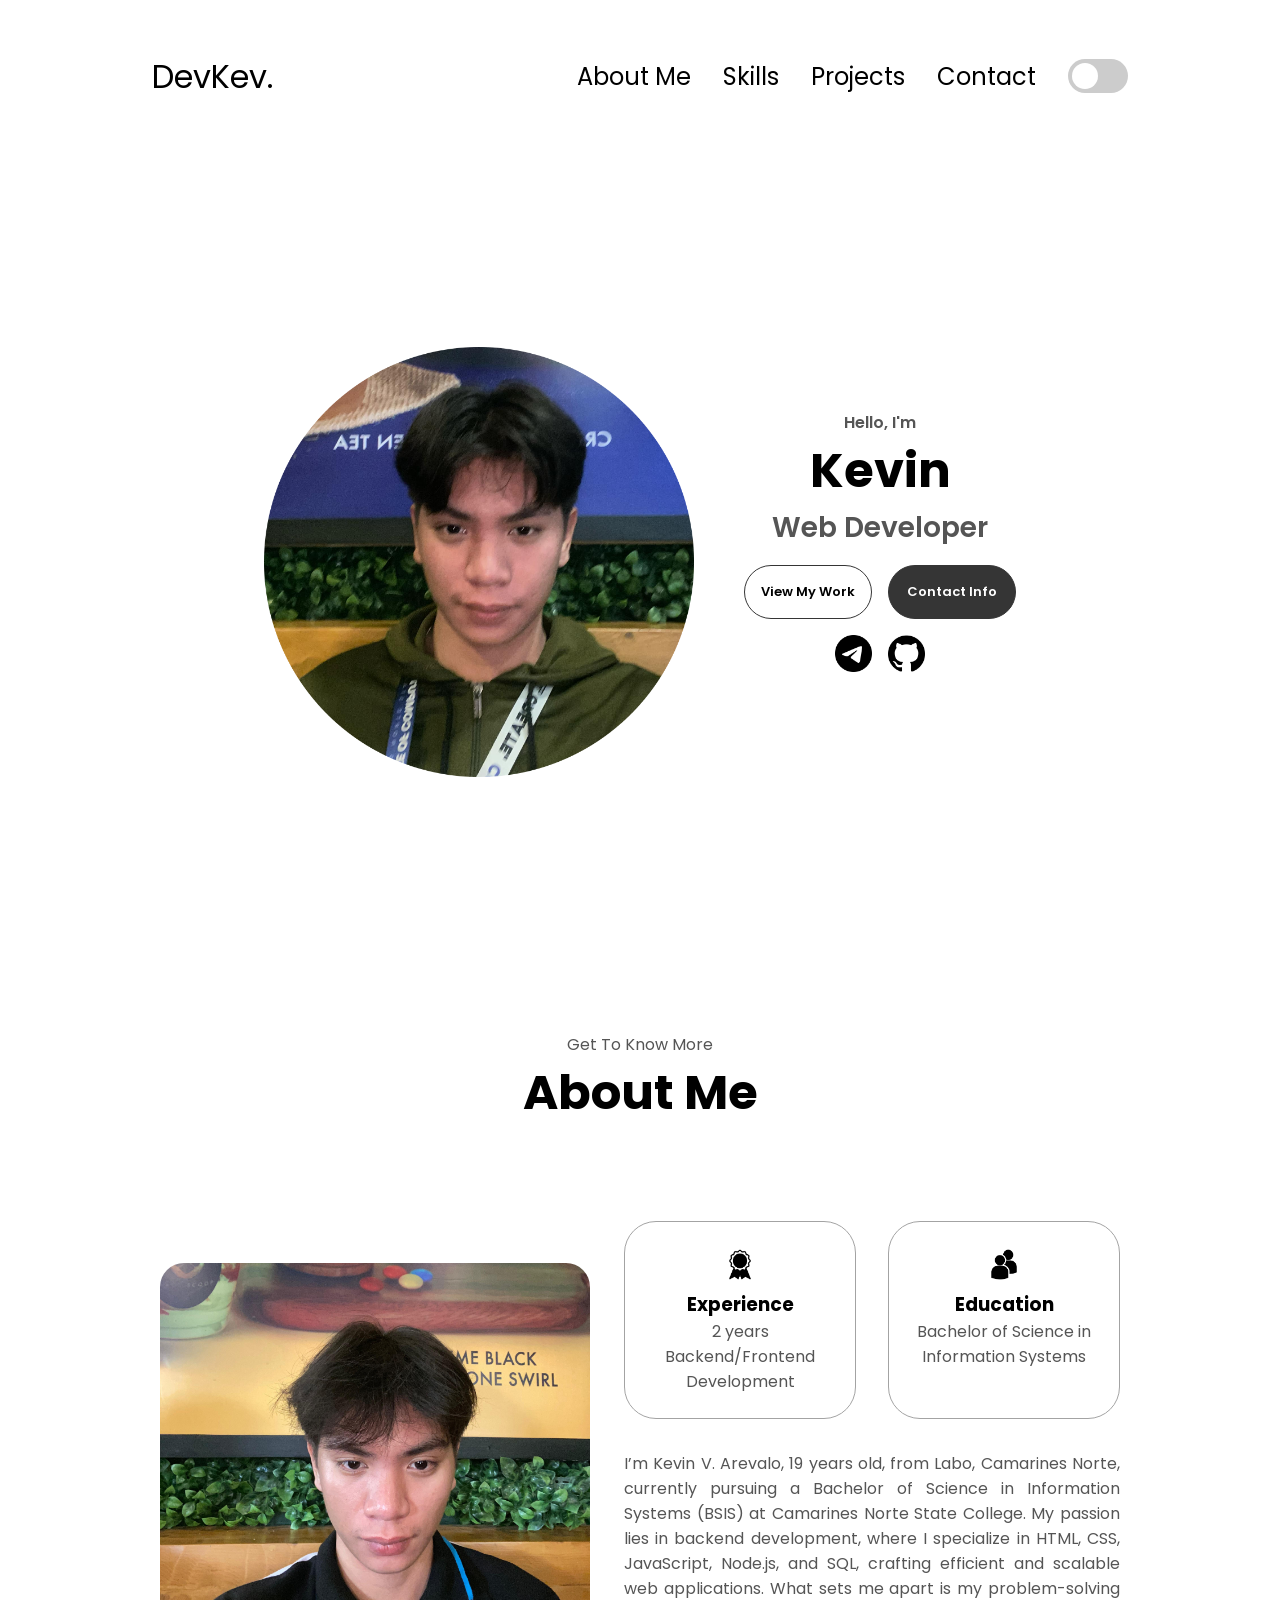
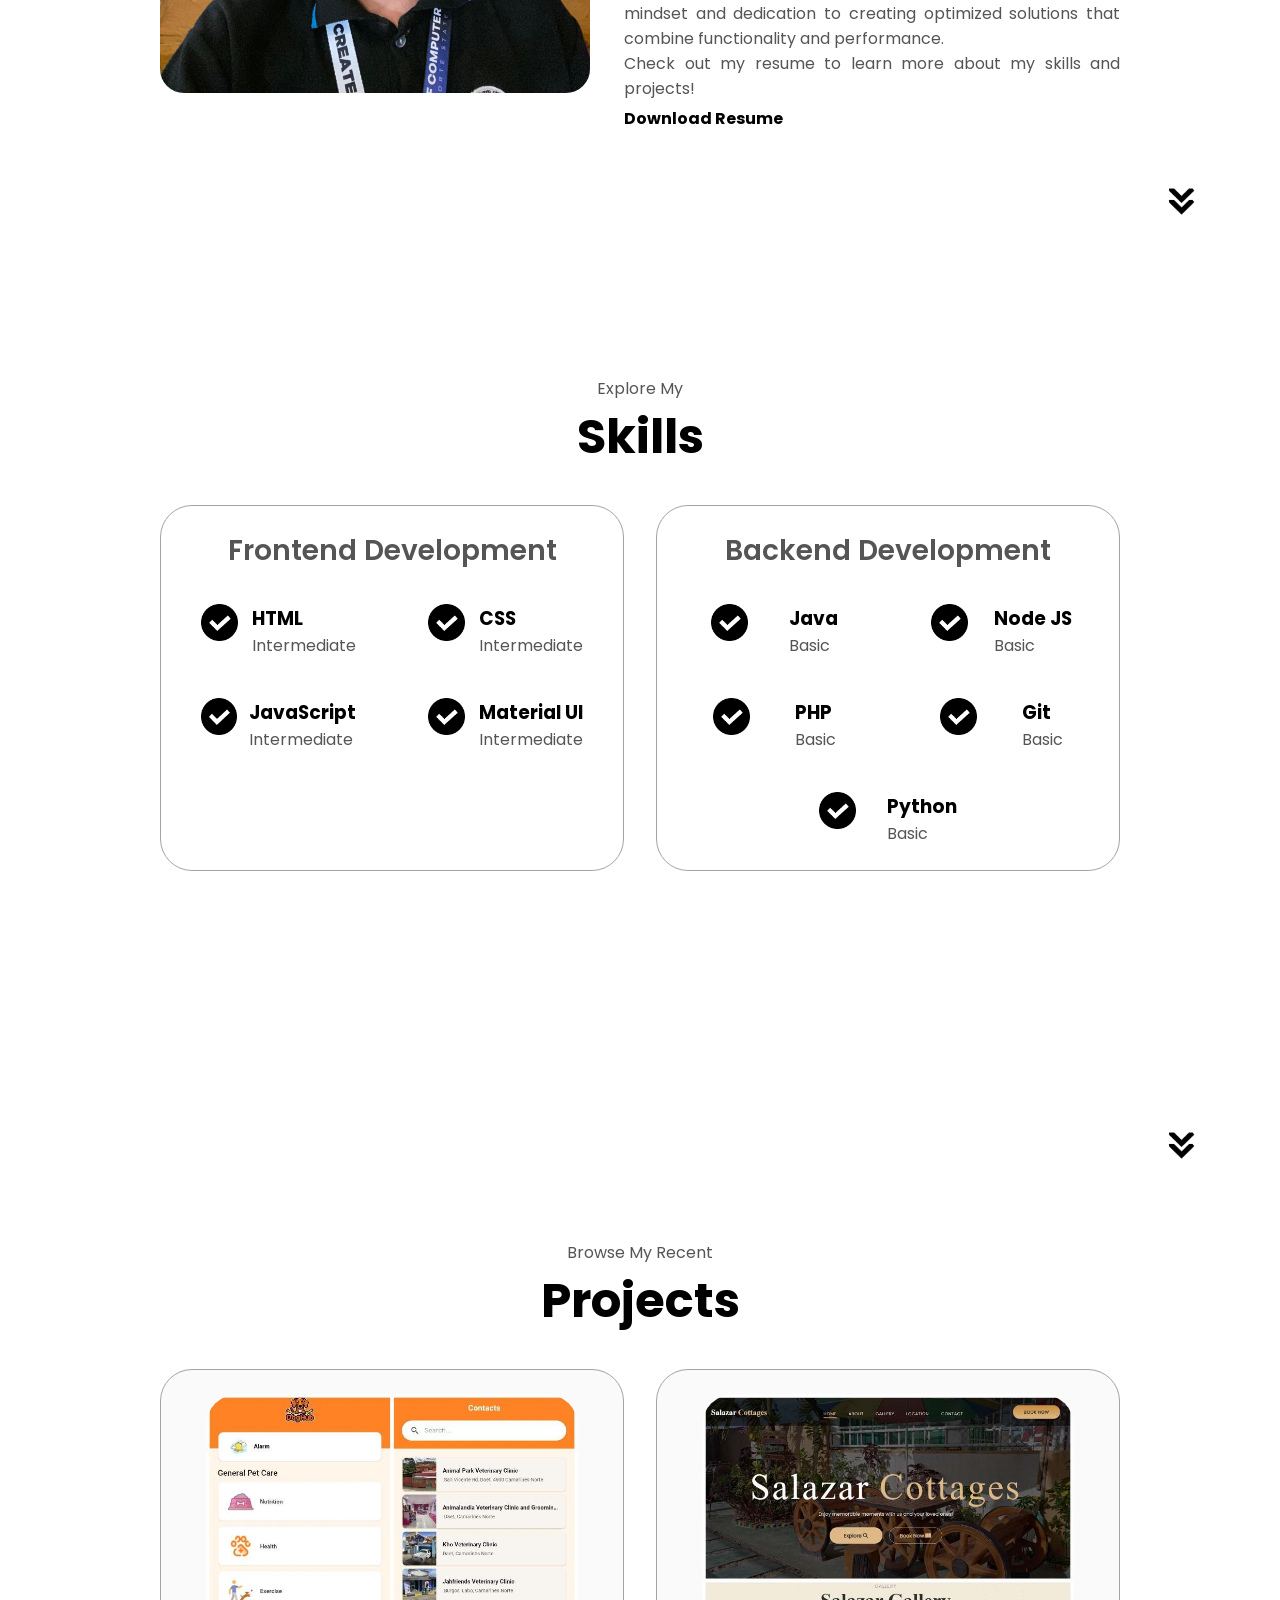
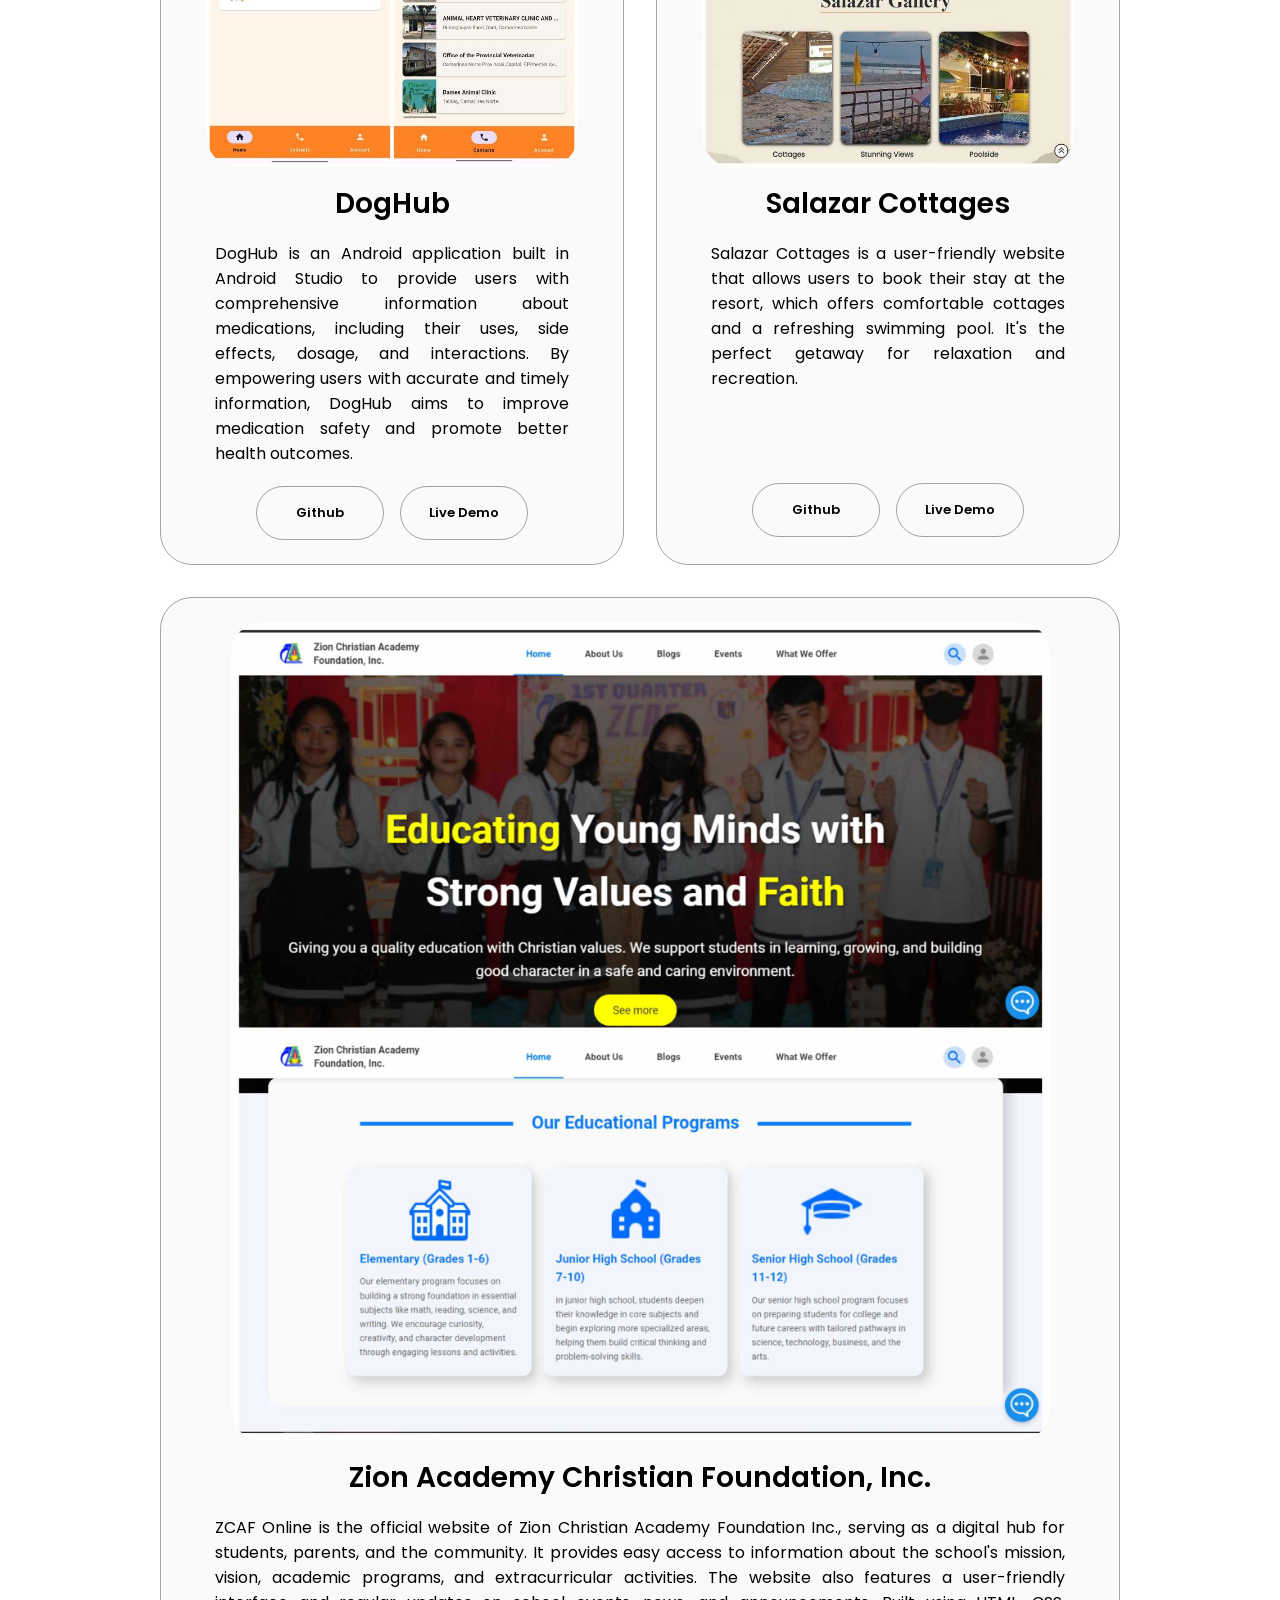
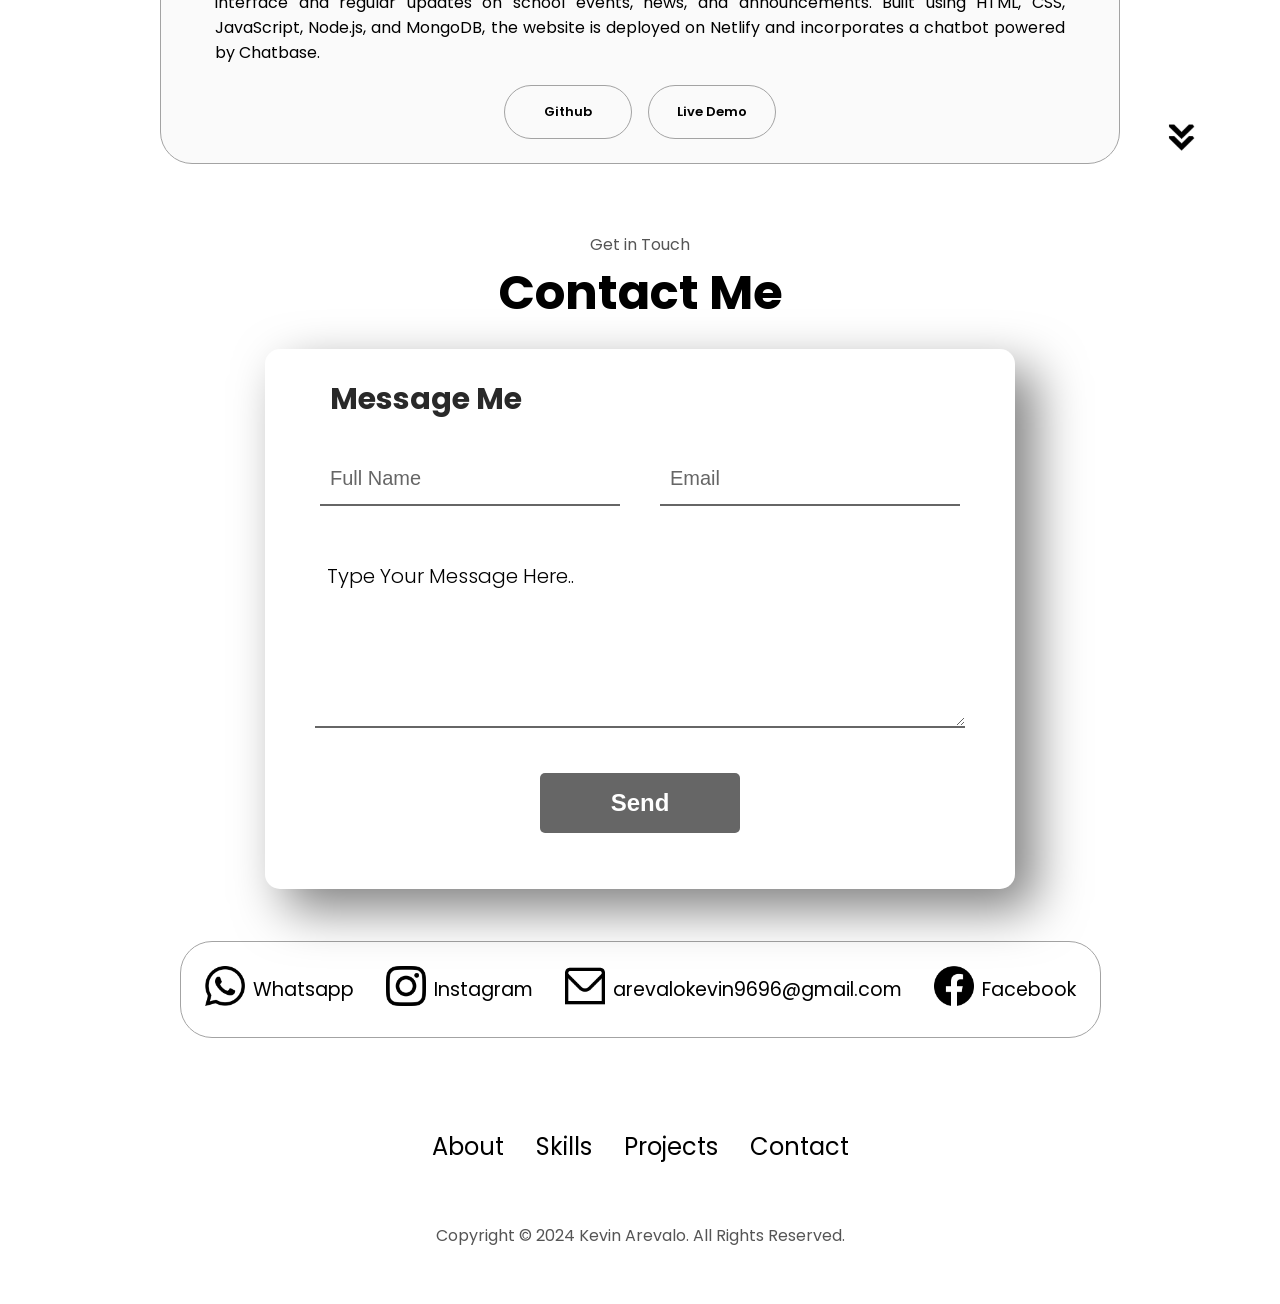
<file: index.html>
<!DOCTYPE html>
<html lang="en">

<head>
    <meta charset="UTF-8" />
    <meta http-equiv="X-UA-Compatible" content="IE=edge" />
    <meta name="viewport" content="width=device-width, initial-scale=1.0" />
    <title>My Portfolio</title>
    <link rel="stylesheet" href="style.css" />
    <link rel="stylesheet" href="mediaqueries.css" />
</head>

<body>
    <nav id="desktop-nav">
        <div class="logo">DevKev.</div>
        <div>
            <ul class="nav-links">
                <li><a href="#about">About Me</a></li>
                <li><a href="#experience">Skills</a></li>
                <li><a href="#projects">Projects</a></li>
                <li><a href="#contact">Contact</a></li>
                <li class="switch-container">
                    <label class="switch">
                        <input type="checkbox">
                        <span class="slider"></span>
                    </label>
                </li>
            </ul>
        </div>
    </nav>
    <nav id="hamburger-nav">
        <div class="logo">DevKev.</div>
        <div class="hamburger-menu">
            <div class="hamburger-icon" onclick="toggleMenu()">
                <span></span>
                <span></span>
                <span></span>
            </div>
            <div class="menu-links">
                <li><a href="#about" onclick="toggleMenu()">About</a></li>
                <li><a href="#experience" onclick="toggleMenu()">Skills</a></li>
                <li><a href="#projects" onclick="toggleMenu()">Projects</a></li>
                <li><a href="#contact" onclick="toggleMenu()">Contact</a></li>
                <li class="switch-container">
                    <label class="switch">
                        <input type="checkbox" class="switch-input"> <!-- Add a class to target in JS -->
                        <span class="slider"></span>
                    </label>
                </li>
            </div>
        </div>
    </nav>

    <section id="profile">
        <div class="section__pic-container">
            <img src="./assets/mypic.jpeg" alt="DevKev profile picture" />
        </div>
        <div class="section__text">
            <p class="section__text__p1">Hello, I'm</p>
            <h1 class="title">Kevin</h1>
            <p class="section__text__p2">Web Developer</p>
            <div class="btn-container">
                <button class="btn btn-color-2 bttn" onclick="location.href='./#projects'">
                    View My Work
                </button>
                <button class="btn btn-color-1 bttn" onclick="location.href='./#contact'">
                    Contact Info
                </button>
            </div>
            <div id="socials-container">
                <a href="https://t.me/Megasus17" target="_blank">
                    <img src="./assets/telegram.png" alt="My telegram profile" class="icon" />
                </a>
                <a href="https://github.com/Megasus69" target="_blank">
                    <img src="./assets/github.png" alt="My Github profile" class="icon" />
                </a>
            </div>
        </div>
    </section>

    <section id="about">
        <p class="section__text__p1">Get To Know More</p>
        <h1 class="title">About Me</h1>
        <div class="section-container">
            <div class="section__pic-container">
                <img src="./assets/about-pic.jpg" alt="Profile picture" class="about-pic" />
            </div>
            <div class="about-details-container">
                <div class="about-containers">
                    <div class="details-container">
                        <img src="./assets/experience.png" alt="Experience icon" class="icon" />
                        <h3>Experience</h3>
                        <p>2 years <br />Backend/Frontend Development</p>
                    </div>
                    <div class="details-container">
                        <img src="./assets/education.png" alt="Education icon" class="icon" />
                        <h3>Education</h3>
                        <p>Bachelor of Science in Information Systems</p>
                    </div>
                </div>
                <div class="text-container">
                    <p class="pp">
                        I’m Kevin V. Arevalo, 19 years old, from Labo, Camarines Norte, currently
                        pursuing a Bachelor of Science in Information Systems (BSIS) at Camarines Norte State College.
                        My passion lies in backend development, where I specialize in HTML, CSS, JavaScript, Node.js,
                        and SQL, crafting efficient and scalable web applications. What sets me apart is my
                        problem-solving mindset and dedication to creating optimized solutions that combine
                        functionality and performance. <br>Check out my resume to learn more about my skills and
                        projects!
                    </p>
                </div>
                <a href="./assets/MyResume.png" download class="resume-link">Download Resume</a>
            </div>
        </div>
        <img src="./assets/arrow.png" alt="Arrow icon" class="icon arrow" onclick="location.href='./#experience'" />
    </section>

    <section id="experience">
        <p class="section__text__p1">Explore My</p>
        <h1 class="title">Skills</h1>
        <div class="experience-details-container">
            <div class="about-containers">
                <div class="details-container">
                    <h2 class="experience-sub-title">Frontend Development</h2>
                    <div class="article-container">
                        <article>
                            <img src="./assets/check.png" alt="Experience icon" class="icon" />
                            <div>
                                <h3>HTML</h3>
                                <p>Intermediate</p>
                            </div>
                        </article>
                        <article>
                            <img src="./assets/check.png" alt="Experience icon" class="icon" />
                            <div>
                                <h3>CSS</h3>
                                <p>Intermediate</p>
                            </div>
                        </article>
                        <article>
                            <img src="./assets/check.png" alt="Experience icon" class="icon" />
                            <div>
                                <h3>JavaScript</h3>
                                <p>Intermediate</p>
                            </div>
                        </article>
                        <article>
                            <img src="./assets/check.png" alt="Experience icon" class="icon" />
                            <div>
                                <h3>Material UI</h3>
                                <p>Intermediate</p>
                            </div>
                        </article>
                    </div>
                </div>
                <div class="details-container">
                    <h2 class="experience-sub-title">Backend Development</h2>
                    <div class="article-container">
                        <article>
                            <img src="./assets/check.png" alt="Experience icon" class="icon" />
                            <div>
                                <h3>Java</h3>
                                <p>Basic</p>
                            </div>
                        </article>
                        <article>
                            <img src="./assets/check.png" alt="Experience icon" class="icon" />
                            <div>
                                <h3>Node JS</h3>
                                <p>Basic</p>
                            </div>
                        </article>
                        <article>
                            <img src="./assets/check.png" alt="Experience icon" class="icon" />
                            <div>
                                <h3>PHP</h3>
                                <p>Basic</p>
                            </div>
                        </article>
                        <article>
                            <img src="./assets/check.png" alt="Experience icon" class="icon" />
                            <div>
                                <h3>Git</h3>
                                <p>Basic</p>
                            </div>
                        </article>
                        <article>
                            <img src="./assets/check.png" alt="Experience icon" class="icon" />
                            <div>
                                <h3>Python</h3>
                                <p>Basic</p>
                            </div>
                        </article>
                    </div>
                </div>
            </div>
        </div>
        <img src="./assets/arrow.png" alt="Arrow icon" class="icon arrow" onclick="location.href='./#projects'" />
    </section>

    <section id="projects">
        <p class="section__text__p1">Browse My Recent</p>
        <h1 class="title">Projects</h1>
        <div class="experience-details-container">
            <div class="about-containers">
                <div class="details-container color-container">
                    <div class="article-container">
                        <img src="./assets/pic1.jpg" alt="Project 1" class="project-img" />
                    </div>
                    <h2 class="experience-sub-title project-title">DogHub</h2>
                    <div class="contint">
                        DogHub is an Android application built in Android Studio to provide users with comprehensive
                        information about medications, including their uses, side effects, dosage, and interactions. By
                        empowering users with accurate and timely information, DogHub aims to improve medication safety
                        and promote better health outcomes.
                    </div>
                    <div class="btn-container">
                        <button class="btn btn-color-2 project-btn"
                            onclick="window.open('https://github.com/Megasus69/projectDogHub', '_blank')">
                            Github
                        </button>
                        <button class="btn btn-color-2 project-btn"
                            onclick="window.open('https://drive.google.com/file/d/1z2ywFKlSX34VxtSY6DNYbEw1Zuoer4Y7/view?usp=drive_link', '_blank')">
                            Live Demo
                        </button>
                    </div>
                </div>
                <div class="details-container color-container">
                    <div class="article-container">
                        <img src="./assets/pic2.jpg" alt="Project 2" class="project-img" />
                    </div>
                    <h2 class="experience-sub-title project-title">Salazar Cottages</h2>
                    <div class="contint">
                        Salazar Cottages is a user-friendly website that allows users to book their stay at the resort,
                        which offers comfortable cottages and a refreshing swimming pool. It's the perfect getaway for
                        relaxation and recreation.
                    </div>
                    <div class="btn-container">
                        <button class="btn btn-color-2 project-btnn"
                            onclick="window.open('https://github.com/Megasus69/DevKev-Portfolio/tree/ggss', '_blank')">
                            Github
                        </button>
                        <button class="btn btn-color-2 project-btnn"
                            onclick="window.open('https://megasus69.github.io/SalazarCottages/', '_blank')">
                            Live Demo
                        </button>
                    </div>
                </div>
                <div class="details-container color-container">
                    <div class="article-container">
                        <img src="./assets/pic3.jpg" alt="Project 3" class="project-img" />
                    </div>
                    <h2 class="experience-sub-title project-title">Zion Academy Christian Foundation, Inc.</h2>
                    <div class="contint">
                        ZCAF Online is the official website of Zion Christian Academy Foundation Inc., serving as a
                        digital hub for students, parents, and the community. It provides easy access to information
                        about the school's mission, vision, academic programs, and extracurricular activities. The
                        website also features a user-friendly interface and regular updates on school events, news, and
                        announcements. Built using HTML, CSS, JavaScript, Node.js, and MongoDB, the website is deployed
                        on Netlify and incorporates a chatbot powered by Chatbase.
                    </div>
                    <div class="btn-container">
                        <button class="btn btn-color-2 project-btn"
                            onclick="window.open('https://github.com/reynantlntno/ZCAF-Online', '_blank')">
                            Github
                        </button>
                        <button class="btn btn-color-2 project-btn"
                            onclick="window.open('https://zcafonline.netlify.app', '_blank')">
                            Live Demo
                        </button>
                    </div>
                </div>
            </div>
        </div>
        <img src="./assets/arrow.png" alt="Arrow icon" class="icon arrow" onclick="location.href='./#contact'" />
    </section>

    <section id="contact">
        <p class="section__text__p1">Get in Touch</p>
        <h1 class="title">Contact Me</h1>

        <div class="container">
            <form>
                <h1>Message Me</h1>
                <input type="text" id="fullname" placeholder="Full Name" required />
                <input type="email" id="email" placeholder="Email" required />
                <h4>Type Your Message Here..</h4>
                <textarea required></textarea>
                <input type="submit" value="Send" id="button" />
            </form>
        </div>

        <div class="contact-info-upper-container">

            <div class="contact-info-container">
                <a href="https://Wa.me/+639935264156" target="_blank">
                    <img src="./assets/whatsapp.png" alt="WhatsApp icon" class="icon contact-icon email-icon" />
                </a>
                <p><a href="https://Wa.me/+639935264156" target="_blank">Whatsapp</a></p>
            </div>

            <div class="contact-info-container">
                <a href="https://www.instagram.com/kev_arvlo" target="_blank">
                    <img src="./assets/instagram.png" alt="Instagram icon" class="icon contact-icon email-icon" />
                </a>
                <p><a href="https://www.instagram.com/kev_arvlo" target="_blank">Instagram</a></p>
            </div>

            <div class="contact-info-container">
                <a href="mailto:arevalokevin9696@gmail.com" target="_blank">
                    <img src="./assets/envelope.png" alt="Email icon" class="icon contact-icon email-icon" />
                </a>
                <p><a href="mailto:arevalokevin9696@gmail.com" target="_blank">arevalokevin9696@gmail.com</a></p>
            </div>

            <div class="contact-info-container">
                <a href="https://www.facebook.com/kevrvlo" target="_blank">
                    <img src="./assets/facebook.png" alt="Facebook icon" class="icon contact-icon email-icon" />
                </a>
                <p><a href="https://www.facebook.com/kevrvlo" target="_blank">Facebook</a></p>
            </div>

        </div>

    </section>
    <footer>
        <nav>
            <div class="nav-links-container">
                <ul class="nav-links">
                    <li><a href="#about">About</a></li>
                    <li><a href="#experience">Skills</a></li>
                    <li><a href="#projects">Projects</a></li>
                    <li><a href="#contact">Contact</a></li>
                </ul>
            </div>
        </nav>
        <p>Copyright &#169; 2024 Kevin Arevalo. All Rights Reserved.</p>
    </footer>
    <script src="script.js"></script>
</body>

<script>
    window.embeddedChatbotConfig = {
        chatbotId: "DzCzzLyP4CFSdxGvwQJz_",
        domain: "www.chatbase.co"
    }
</script>
<script src="https://www.chatbase.co/embed.min.js" chatbotId="DzCzzLyP4CFSdxGvwQJz_" domain="www.chatbase.co" defer>
</script>


<script>
    let lastScrollY = window.scrollY;
    const navbar = document.getElementById('desktop-nav'); // Adjust for the active navbar

    window.addEventListener('scroll', () => {
        if (window.scrollY > lastScrollY) {
            // Scrolling down
            navbar.classList.add('navbar-hidden');
            navbar.classList.remove('navbar-visible');
        } else {
            // Scrolling up
            navbar.classList.add('navbar-visible');
            navbar.classList.remove('navbar-hidden');
        }
        lastScrollY = window.scrollY;
    });
</script>


</html>
</file>
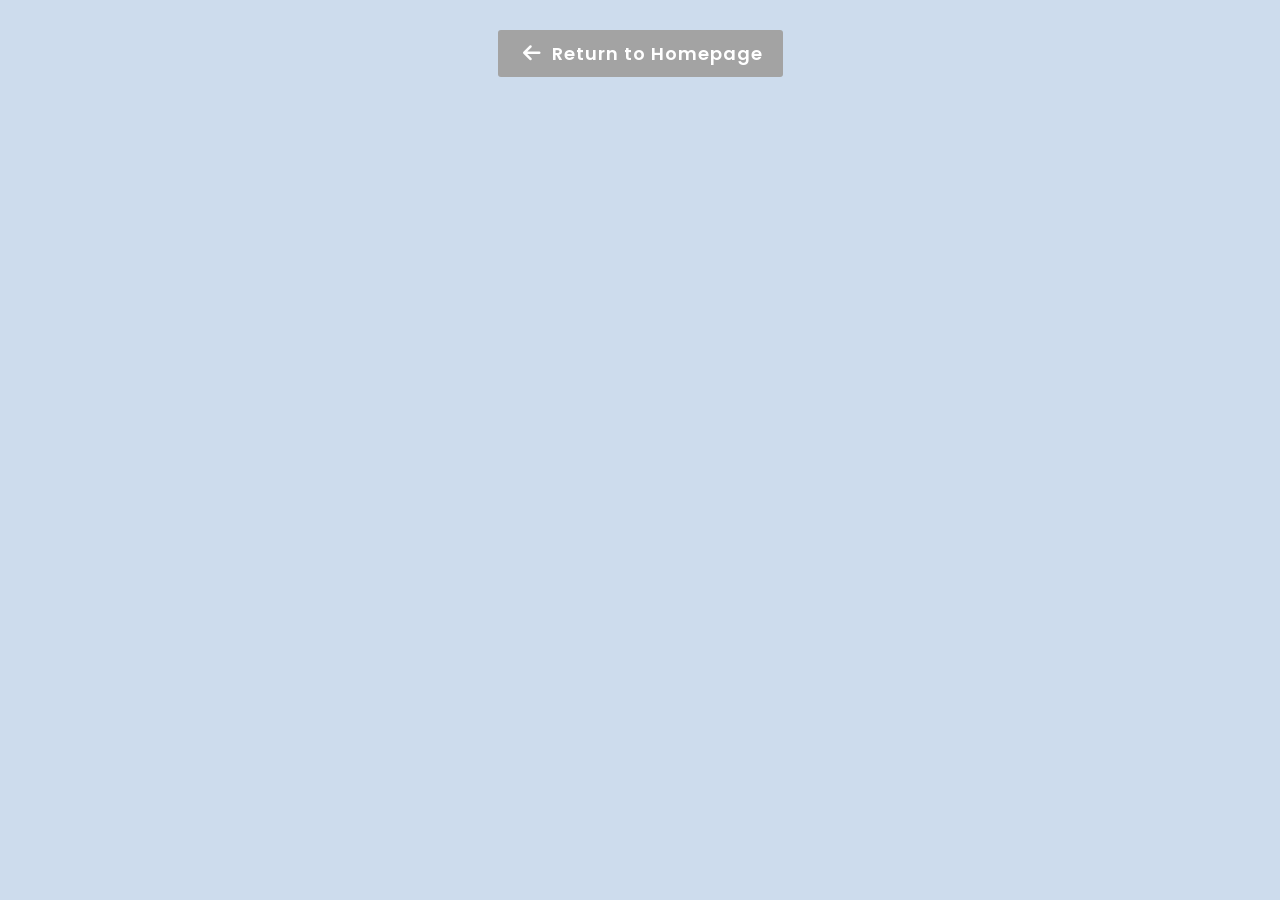
<file: reviews.html>
<!DOCTYPE html>
<html lang="en">
<head>
    <meta charset="UTF-8">
    <meta name="viewport" content="width=device-width, initial-scale=1.0">
    <title>Reviews | Salazar Cottages</title>
    <link rel="stylesheet" href="review.css">
    <link rel="stylesheet" href="https://cdnjs.cloudflare.com/ajax/libs/font-awesome/6.5.1/css/all.min.css"/>
    <link href="https://fonts.googleapis.com/css2?family=Lato&family=M+PLUS+1p&family=Martel+Sans:wght@200&family=Nunito+Sans:opsz,wght@6..12,200&family=Open+Sans:wght@300&family=Poppins:wght@100;400&family=Roboto+Slab&family=Roboto:wght@100&display=swap" rel="stylesheet">
</head>
<body>

    <div class="btn">
        <a href="../index.html">
            <button>
                <span><i class="fa-solid fa-arrow-left"></i> Return to Homepage</span>
            </button>
        </a>
    </div>

    <div class="review">
        <script src="https://static.elfsight.com/platform/platform.js" data-use-service-core defer></script>
        <div class="elfsight-app-c4f9fa03-c36c-42a3-bc2f-dfd46a051515" data-elfsight-app-lazy></div>
    </div>

   

</body>
</html>
</file>
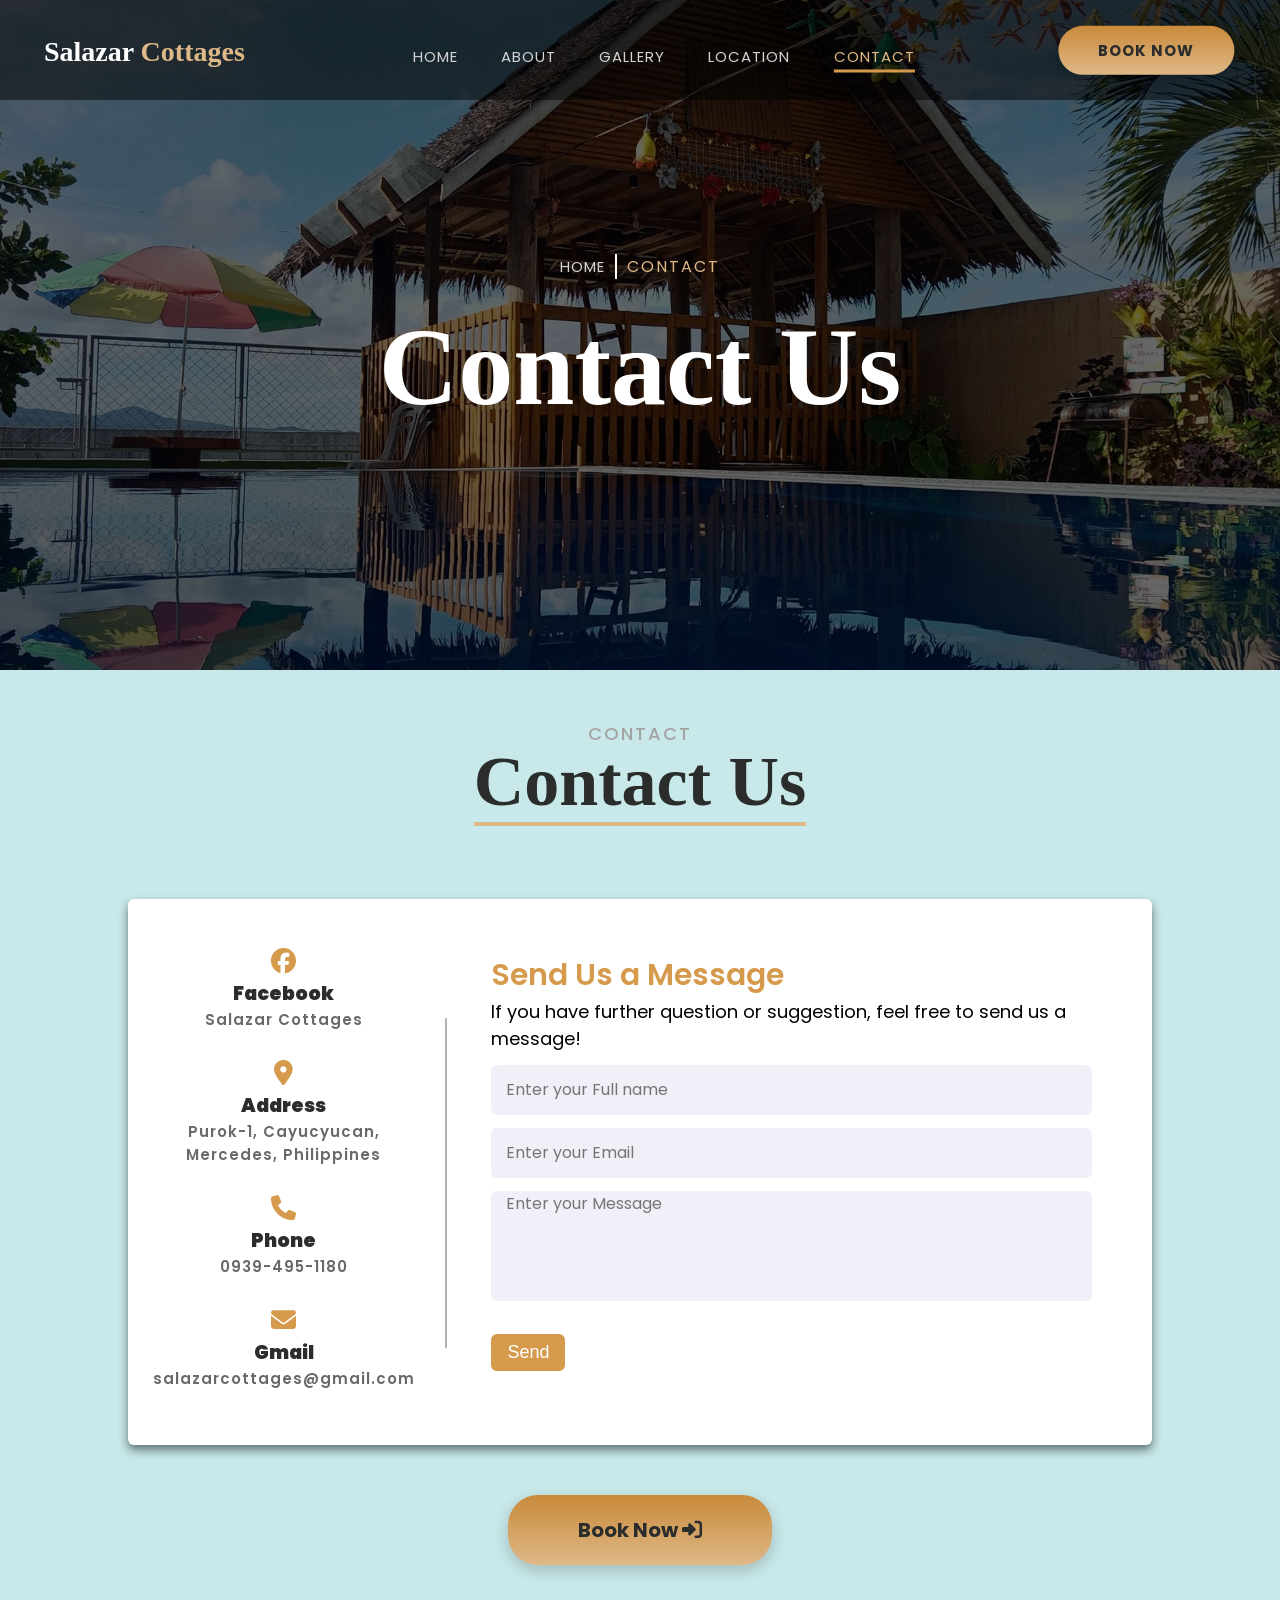
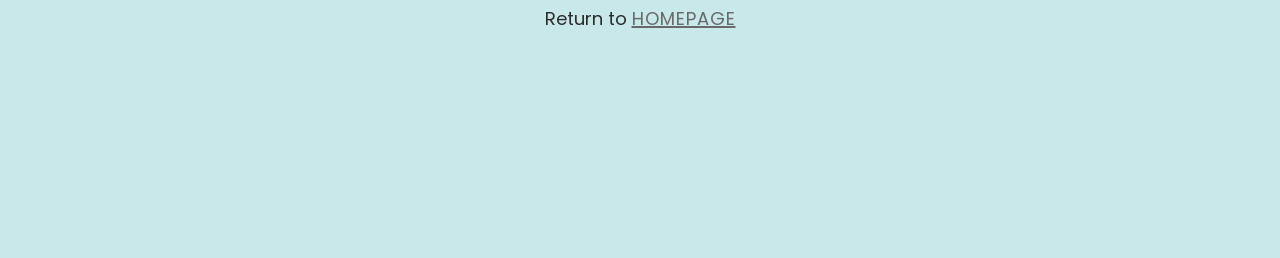
<file: contact/contact.html>
<!DOCTYPE html>
<html lang="en">
<head>
    <meta charset="UTF-8">
    <meta name="viewport" content="width=device-width, initial-scale=1.0">
    <title>Contact | Salazar_Cottages</title>
    <link rel="stylesheet" href="contact.css">

    <link href="https://fonts.googleapis.com/css2?family=M+PLUS+1p&family=Poppins&family=Roboto+Slab&display=swap" rel="stylesheet">
    <link rel="stylesheet" href="https://cdnjs.cloudflare.com/ajax/libs/font-awesome/6.5.1/css/all.min.css"/>
</head>
<body>

    <section id="banner">
        <button id="backtotopbtn" ><i class="fa-solid fa-angles-up"></i></button>
        <nav>
            <h2 class="logo">Salazar <span>Cottages</span></h2>
                
            <div class="navmenu">
                <ul>
                    <li><a href="../index.html">Home</a></li>
                    <li><a href="../about/about.html">About</a></li>
                    <li><a href="../gallery/gallery.html">Gallery</a></li>
                    <li><a href="../location/location.html">Location</a></li>
                    <li class="activey"><a href="contact.html">Contact</a></li>
                </ul>
            </div>
            <a href="../index.html#gallery" class="navbtn">Book Now</a>
            <div class="togglebtn">
                <i class="fa-solid fa-bars"></i>
            </div>
        </nav>

        <div class="dropdown_menu">
            <ul>
                <li><a href="../index.html">Home</a></li>
                <li><a href="../about/about.html">About</a></li>
                <li><a href="../gallery/gallery.html">Gallery</a></li>
                <li><a href="../location/location.html">Location</a></li>
                <li class="activey"><a href="contact.html">Contact</a></li>
                <li><a href="../index.html#gallery" class="navbtn">Book Now</a></li>
            </ul>
        </div>
        

        <div class="content">
            <div class="main-container">
                <a href="../index.html">
                    <p class="main">Home</p>
                </a>
                <div class="vertical-line"></div>
                <p class="main2">Contact</p>
            </div>
            <h1 class="heading-main">Contact Us</h1>
        </div>

    </section>


    <section id="banner_2">

        <div class="heading">
            <span class="smol">Contact</span>
            <h1>Contact Us</h1>
        </div>

        <div class="container">
            <div class="contents">

                <div class="left_side">
                    
                    <div class="facebook details">
                        <i class="fa-brands fa-facebook"></i>
                        <div class="topic">Facebook</div>
                        <div class="text"><a href="https://web.facebook.com/salazarcottages" target="_blank">Salazar Cottages</a></div>
                    </div>

                    <div class="address details">
                        <i class="fa fa-map-marker-alt"></i>
                        <div class="topic">Address</div>
                        <div class="text"><a href="https://maps.app.goo.gl/ZhYGDgTUdtVaJxWp9" target="_blank">Purok-1, Cayucyucan, Mercedes, Philippines</a></div>
                    </div>


                    <div class="phone details">
                        <i class="fa-solid fa-phone"></i>
                        <div class="topic">Phone</div>
                        <div class="text"><a href="tel:+63939495118" target="_blank">0939-495-1180</a></div>
                    </div>

                    <div class="email details">
                        <i class="fa-solid fa-envelope"></i>
                        <div class="topic">Gmail</div>
                        <div class="textg"><a href="https://mail.google.com/mail/u/1/?view=cm&fs=1&to=salazarcottages@gmail.com&tf=1" target="_blank">salazarcottages@gmail.com</a></div>
                    </div>

                </div>

                <div class="right_side">

                    <div class="topic_text">Send Us a Message</div>
                    <p>If you have further question or suggestion, feel free to send us a message!</p>
                

                    <form action="#">

                        <div class="input_box">
                            <input type="text" required="required" placeholder="Enter your Full name">
                        </div>

                        <div class="input_box">
                            <input type="email" required="required" placeholder="Enter your Email">
                        </div>

                        <div class="input_box message_box">
                            <textarea required="required" placeholder="Enter your Message"></textarea>
                        </div>

                        <div class="button">
                            <input type="submit" name="submit" value="Send">
                        </div>


                    </form>

                 </div>

            </div>

        </div>
            
        <div class="buttonn">
            <a href="../index.html#gallery">
                <button class="beautiful-button">
                    Book Now <i class="fa-solid fa-right-to-bracket"></i>
                </button>
            </a>
        </div>

        <div class="return">
            <p>Return to <a href="../index.html">Homepage</a></p>
        </div>

    </section>


    <script src="../about/upbtn.js"></script>

    <script>
        const toggleBtn = document.querySelector('.togglebtn')
        const toggleBtnIcon = document.querySelector('.togglebtn i')
        const dropDownMenu = document.querySelector('.dropdown_menu')

        toggleBtn.onclick = function (){
            dropDownMenu.classList.toggle('open')
            const isOpen = dropDownMenu.classList.contains('open')

            toggleBtnIcon.classList = isOpen
            ? 'fa-solid fa-xmark'
            : 'fa-solid fa-bars'
        }
    </script>

</body>
</html>
</file>
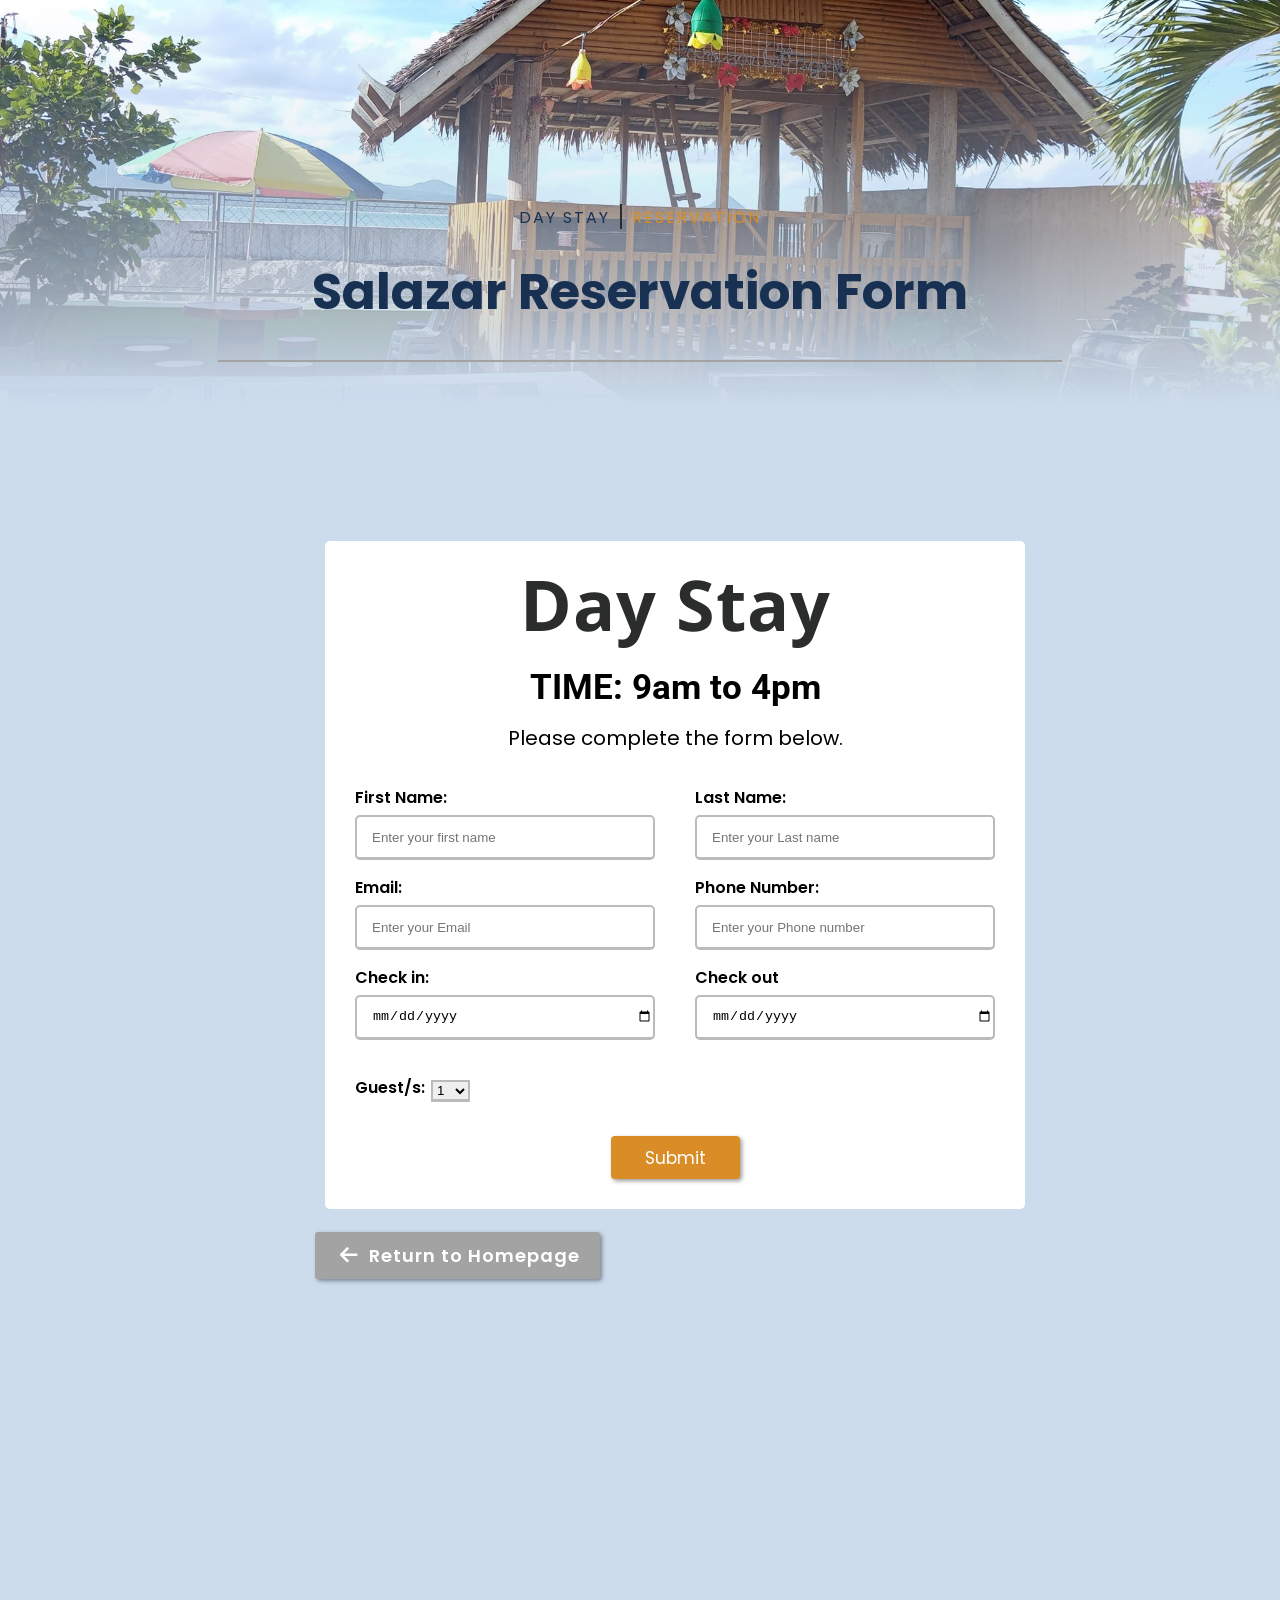
<file: reservation/day.html>
<!DOCTYPE html>
<html lang="en">
<head>
    <meta charset="UTF-8">
    <meta name="viewport" content="width=device-width, initial-scale=1.0">
    <title>Day-Reservation | Salazar Cottages</title>
    <link rel="stylesheet" href="day.css">
    <link rel="stylesheet" href="https://cdnjs.cloudflare.com/ajax/libs/font-awesome/6.5.1/css/all.min.css"/>
    <link href="https://fonts.googleapis.com/css2?family=Lato&family=M+PLUS+1p&family=Martel+Sans:wght@200&family=Nunito+Sans:opsz,wght@6..12,200&family=Open+Sans:wght@300&family=Poppins:wght@100;400&family=Roboto+Slab&family=Roboto:wght@100&display=swap" rel="stylesheet">
</head>
<body>

    <section id="banner">

        <div class="content">
            <div class="main-container">
                <p class="main">Day Stay</p>
                <div class="vertical-line"></div>
                <p class="main2">Reservation</p>
            </div>
            <h1 class="heading-main">Salazar Reservation Form</h1>
        </div>

    </section>

    <section id="banner2">

        <div class="container">
            <div class="tittle">
                <h1>Day Stay</h1>
                <h2>TIME: 9am to 4pm</h2>
                <p>Please complete the form below.</p>
            </div>

            <form action="#" method="POST">
                <div class="user-details">

                    <div class="input-box">
                        <span class="details">First Name:</span>
                        <input type="text" name="firstname" id="firstname" placeholder="Enter your first name" required>
                    </div>

                    <div class="input-box">
                        <span class="details">Last Name:</span>
                        <input type="text" name="lastname" id="lastname" placeholder="Enter your Last name" required>
                    </div>

                    <div class="input-box">
                        <span class="details">Email:</span>
                        <input type="email" name="email" id="email" placeholder="Enter your Email" required>
                    </div>

                    <div class="input-box">
                        <span class="details">Phone Number:</span>
                        <input type="tel" name="phonenumber" id="phonenumber" placeholder="Enter your Phone number" required>
                    </div>

                    <div class="input-box">
                        <span class="details">Check in:</span>
                        <input type="date" name="checkin" id="checkin" required>
                    </div>

                    <div class="input-box">
                        <span class="details">Check out</span>
                        <input type="date" name="checkout" id="checkout" required>
                    </div>

                    <label for="guest" name="guest" >Guest/s:</label>
                        <select>
                            <option value="1">1</option>
                            <option value="2">2</option>
                            <option value="3">3</option>
                            <option value="4">4</option>
                            <option value="5">5</option>
                            <option value="6">6</option>
                            <option value="7">7</option>
                            <option value="8">8</option>
                            <option value="9">9</option>
                            <option value="10">10</option>
                            <option value="11">11</option>
                            <option value="12">12</option>
                            <option value="13">13</option>
                            <option value="14">14</option>
                            <option value="15">15</option>
                            <option value="16">16</option>
                            <option value="17">17</option>
                            <option value="18">18</option>
                            <option value="19">19</option>
                            <option value="20">20</option>
                        </select>
                    </div>

                    <div class="btnn">
                        <button type="submit" name="btnn">Submit</button>
                    </div>

                </form>
            </div>
        </div>

        <div class="btn">
            <a href="../index.html">
                <button>
                    <span><i class="fa-solid fa-arrow-left"></i> Return to Homepage</span>
                </button>
            </a>
        </div>

    </section>


    <script src="https://ajax.googleapis.com/ajax/libs/jquery/2.1.1/jquery.min.js"></script>
    <script type="text/javascript">
        $(function(){
            var dtToday = new Date();
         
            var month = dtToday.getMonth() + 1;
            var day = dtToday.getDate();
            var year = dtToday.getFullYear();
            if(month < 10)
                month = '0' + month.toString();
            if(day < 10)
             day = '0' + day.toString();
            var maxDate = year + '-' + month + '-' + day;
            $('#checkin').attr('min', maxDate);
        });

        $(function(){
            var dtToday = new Date();
         
            var month = dtToday.getMonth() + 1;
            var day = dtToday.getDate();
            var year = dtToday.getFullYear();
            if(month < 10)
                month = '0' + month.toString();
            if(day < 10)
             day = '0' + day.toString();
            var maxDate = year + '-' + month + '-' + day;
            $('#checkout').attr('min', maxDate);
        });

        </script>
    

</body>
</html>
</file>
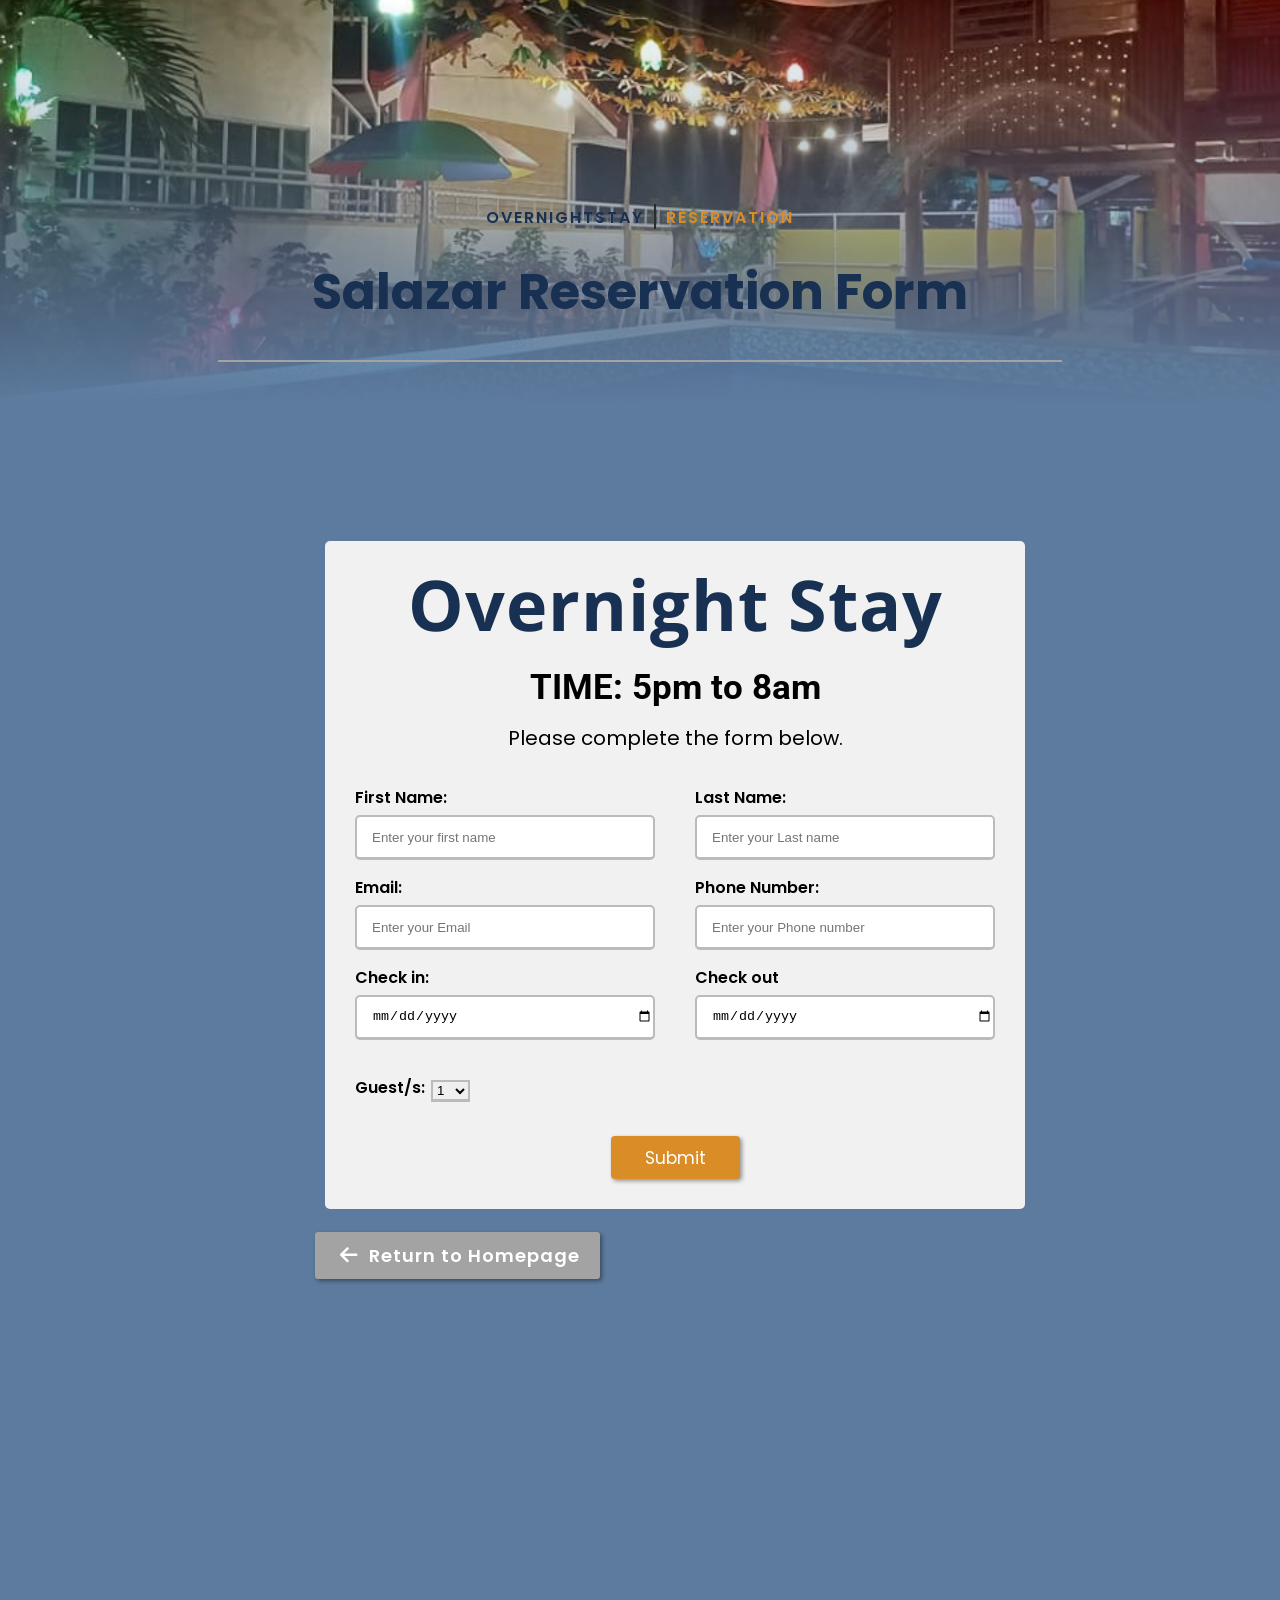
<file: reservation/overnight.html>
<!DOCTYPE html>
<html lang="en">
<head>
    <meta charset="UTF-8">
    <meta name="viewport" content="width=device-width, initial-scale=1.0">
    <title>Day-Reservation | Salazar Cottages</title>
    <link rel="stylesheet" href="overnight.css">
    <link rel="stylesheet" href="https://cdnjs.cloudflare.com/ajax/libs/font-awesome/6.5.1/css/all.min.css"/>
    <link href="https://fonts.googleapis.com/css2?family=Lato&family=M+PLUS+1p&family=Martel+Sans:wght@200&family=Nunito+Sans:opsz,wght@6..12,200&family=Open+Sans:wght@300&family=Poppins:wght@100;400&family=Roboto+Slab&family=Roboto:wght@100&display=swap" rel="stylesheet">
</head>
<body>

    <section id="banner">

        <div class="content">
            <div class="main-container">
                <p class="main">OvernightStay</p>
                <div class="vertical-line"></div>
                <p class="main2">Reservation</p>
            </div>
            <h1 class="heading-main">Salazar Reservation Form</h1>
        </div>

    </section>

    <section id="banner2">

        <div class="container">
            <div class="tittle">
                <h1>Overnight Stay</h1>
                <h2>TIME: 5pm to 8am</h2>
                <p>Please complete the form below.</p>
            </div>

            <form action="#">
                <div class="user-details">

                    <div class="input-box">
                        <span class="details">First Name:</span>
                        <input type="text" name="firstname" id="firstname" placeholder="Enter your first name" required>
                    </div>

                    <div class="input-box">
                        <span class="details">Last Name:</span>
                        <input type="text" name="lastname" id="lastname" placeholder="Enter your Last name" required>
                    </div>

                    <div class="input-box">
                        <span class="details">Email:</span>
                        <input type="email" name="email" id="email" placeholder="Enter your Email" required>
                    </div>

                    <div class="input-box">
                        <span class="details">Phone Number:</span>
                        <input type="tel" name="phonenumber" id="phonenumber" placeholder="Enter your Phone number" required>
                    </div>

                    <div class="input-box">
                        <span class="details">Check in:</span>
                        <input type="date" name="checkin" id="checkin" required>
                    </div>

                    <div class="input-box">
                        <span class="details">Check out</span>
                        <input type="date" name="checkout" id="checkout" required>
                    </div>

                    <label for="guest">Guest/s:</label>
                        <select>
                            <option value="1">1</option>
                            <option value="2">2</option>
                            <option value="3">3</option>
                            <option value="4">4</option>
                            <option value="5">5</option>
                            <option value="6">6</option>
                            <option value="7">7</option>
                            <option value="8">8</option>
                            <option value="9">9</option>
                            <option value="10">10</option>
                            <option value="11">11</option>
                            <option value="12">12</option>
                            <option value="13">13</option>
                            <option value="14">14</option>
                            <option value="15">15</option>
                            <option value="16">16</option>
                            <option value="17">17</option>
                            <option value="18">18</option>
                            <option value="19">19</option>
                            <option value="20">20</option>
                        </select>
                    </div>

                    <div class="btnn">
                        <button type="submit" name="btnn">Submit</button>
                    </div>
                </form>
            </div>
        </div>

        <div class="btn">
            <a href="../index.html">
                <button>
                    <span><i class="fa-solid fa-arrow-left"></i> Return to Homepage</span>
                </button>
            </a>
        </div>

    </section>


    <script src="https://ajax.googleapis.com/ajax/libs/jquery/2.1.1/jquery.min.js"></script>
    <script type="text/javascript">
        $(function(){
            var dtToday = new Date();
         
            var month = dtToday.getMonth() + 1;
            var day = dtToday.getDate();
            var year = dtToday.getFullYear();
            if(month < 10)
                month = '0' + month.toString();
            if(day < 10)
             day = '0' + day.toString();
            var maxDate = year + '-' + month + '-' + day;
            $('#checkin').attr('min', maxDate);
        });

        $(function(){
            var dtToday = new Date();
         
            var month = dtToday.getMonth() + 1;
            var day = dtToday.getDate();
            var year = dtToday.getFullYear();
            if(month < 10)
                month = '0' + month.toString();
            if(day < 10)
             day = '0' + day.toString();
            var maxDate = year + '-' + month + '-' + day;
            $('#checkout').attr('min', maxDate);
        });

        </script>
    

</body>
</html>
</file>
<file: style.css>
/* GENERAL */

@import url("https://fonts.googleapis.com/css2?family=Poppins:wght@300;400;500;600&display=swap");

* {
    margin: 0;
    padding: 0;
}

body {
    font-family: "Poppins", sans-serif;
}

html {
    scroll-behavior: smooth;
}

p {
    color: rgb(85, 85, 85);
}

/* TRANSITION */

a,
.btn {
    transition: all 300ms ease;
}

/* DESKTOP NAV */

nav,
.nav-links {
    display: flex;
}

nav {
    justify-content: space-around;
    align-items: center;
    height: 17vh;
}

.nav-links {
    gap: 2rem;
    list-style: none;
    font-size: 1.5rem;
}

a {
    color: black;
    text-decoration: none;
    text-decoration-color: white;
}

a:hover {
    color: grey;
    text-decoration: underline;
    text-underline-offset: 1rem;
    text-decoration-color: rgb(181, 181, 181);
}

.logo {
    font-size: 2rem;
}

.logo:hover {
    cursor: default;
}


.switch {
    position: relative;
    display: inline-block;
    width: 60px;
    height: 34px;
}

.switch input {
    opacity: 0;
    width: 0;
    height: 0;
}

.slider {
    position: absolute;
    top: 0;
    left: 0;
    right: 0;
    bottom: 0;
    background-color: #ccc;
    border-radius: 34px;
    transition: .4s;
}

.slider:before {
    position: absolute;
    content: "";
    height: 26px;
    width: 26px;
    left: 4px;
    bottom: 4px;
    background-color: white;
    border-radius: 50%;
    transition: .4s;
}

input:checked+.slider {
    background-color: #2196F3;
}

input:focus+.slider {
    box-shadow: 0 0 1px #2196F3;
}

input:checked+.slider:before {
    transform: translateX(26px);
}


/* HAMBURGER MENU */

#hamburger-nav {
    display: none;
}

.hamburger-menu {
    position: relative;
    display: inline-block;
    z-index: 1;
}

.hamburger-icon {
    display: flex;
    flex-direction: column;
    justify-content: space-between;
    height: 24px;
    width: 30px;
    cursor: pointer;
}

.hamburger-menu .switch {
    margin-left: 30%;
}

.hamburger-icon span {
    width: 100%;
    height: 2px;
    background-color: black;
    transition: all 0.3 ease-in-out;
}

.menu-links {
    position: absolute;
    top: 100%;
    right: 0;
    background-color: white;
    width: fit-content;
    max-height: 0;
    overflow: hidden;
    transition: all 0.3 ease-in-out;
}

.menu-links a {
    display: block;
    padding: 10px;
    text-align: center;
    font-size: 1.5rem;
    color: black;
    text-decoration: none;
    transition: all 0.3 ease-in-out;
}

.menu-links li {
    list-style: none;
}

.menu-links.open {
    max-height: 300px;
}

.hamburger-icon.open span:first-child {
    transform: rotate(45deg) translate(10px, 5px);
}

.hamburger-icon.open span:nth-child(2) {
    opacity: 0;
}

.hamburger-icon.open span:last-child {
    transform: rotate(-45deg) translate(10px, -5px);
}

.hamburger-icon span:first-child {
    transform: none;
}

.hamburger-icon span:first-child {
    opacity: 1;
}

.hamburger-icon span:first-child {
    transform: none;
}

/* SECTIONS */

section {
    padding-top: 4vh;
    height: 96vh;
    margin: 0 10rem;
    box-sizing: border-box;
    min-height: fit-content;
}

.section-container {
    display: flex;
}

/* PROFILE SECTION */

#profile {
    display: flex;
    justify-content: center;
    gap: 5rem;
    height: 80vh;
}

.section__pic-container {
    padding-top: 35px;
    display: flex;
    height: 400px;
    width: 400px;
    margin: auto 0;
}

.section__text {
    align-self: center;
    text-align: center;
}

.section__text p {
    font-weight: 600;
}

.section__text__p1 {
    text-align: center;
}

.section__text__p2 {
    font-size: 1.75rem;
    margin-bottom: 1rem;
}

.title {
    font-size: 3rem;
    text-align: center;
}

#socials-container {
    display: flex;
    justify-content: center;
    margin-top: 1rem;
    gap: 1rem;
}

/* ICONS */

.icon {
    cursor: pointer;
    height: 2.3rem;
}

/* BUTTONS */

.btn-container {
    display: flex;
    justify-content: center;
    gap: 1rem;
}

.btn {
    font-size: 13px;
    font-family: "Poppins", sans-serif;
    font-weight: 600;
    transition: all 300ms ease;
    padding: 1rem;
    width: 8rem;
    border-radius: 2rem;
}

.btn-color-1,
.btn-color-2 {
    border: rgb(53, 53, 53) 0.1rem solid;
}

.btn-color-1:hover,
.btn-color-2:hover {
    cursor: pointer;
}

.btn-color-1,
.btn-color-2:hover {
    background: rgb(53, 53, 53);
    color: white;
}

.btn-color-1:hover {
    background: rgb(0, 0, 0);
}

.btn-color-2 {
    background: none;
}

.btn-color-2:hover {
    border: rgb(255, 255, 255) 0.1rem solid;
}

.btn-container {
    gap: 1rem;
}

/* ABOUT SECTION */

#about {
    position: relative;
    margin-bottom: 80px;
}

.about-containers {
    gap: 2rem;
    margin-bottom: 2rem;
    margin-top: 2rem;
}

.about-details-container {
    justify-content: center;
    flex-direction: column;
}

.about-containers,
.about-details-container {
    display: flex;
}

.about-pic {
    border-radius: 1.5rem;
}

.arrow {
    position: absolute;
    right: -5rem;
    bottom: 2.5rem;
}

.details-container {
    padding: 1.5rem;
    flex: 1;
    background: white;
    border-radius: 2rem;
    border: rgb(53, 53, 53) 0.1rem solid;
    border-color: rgb(163, 163, 163);
    text-align: center;
}

.section-container {
    gap: 4rem;
    height: 80%;
}

.section__pic-container {
    height: 430px;
    width: 400px;
    margin: auto 0;
}

.section-container {
    text-align: justify;
}

.resume-link {
    margin-top: 1%;
    font-weight: bold;
    color: black;
    text-decoration: none;
    text-decoration-color: white;
    transition: color 0.3s, text-decoration-color 0.3s;
    /* Smooth transition for color and underline */
}

.resume-link:hover {
    color: grey;
    text-decoration: underline;
    text-underline-offset: 1rem;
    text-decoration-color: rgb(181, 181, 181);
}

/* EXPERIENCE SECTION */

#experience {
    position: relative;
}

.experience-sub-title {
    color: rgb(85, 85, 85);
    font-weight: 600;
    font-size: 1.75rem;
    margin-bottom: 2rem;
}

.experience-details-container {
    display: flex;
    justify-content: center;
    flex-direction: column;
}

.article-container {
    display: flex;
    text-align: initial;
    flex-wrap: wrap;
    flex-direction: row;
    gap: 2.5rem;
    justify-content: space-around;
}

article {
    display: flex;
    width: 10rem;
    justify-content: space-around;
    gap: 0.5rem;
}

article .icon {
    cursor: default;
}

.about-containers .contint {
    text-align: justify;
    margin: 0 30px 20px 30px;
}

/* PROJECTS SECTION */

#projects {
    position: relative;
}

.color-container {
    border-color: rgb(163, 163, 163);
    background: rgb(250, 250, 250);
}

.project-img {
    border-radius: 2rem;
    width: 90%;
    height: 90%;
}

.project-title {
    margin: 1rem;
    color: black;
}

.project-btn {
    color: black;
    border-color: rgb(163, 163, 163);
}

.project-btnn {
    margin-top: 4.5rem;
    color: black;
    border-color: rgb(163, 163, 163);
}

/* CONTACT */

#contact {
    display: flex;
    justify-content: center;
    flex-direction: column;
    height: 70vh;
}


.container {
    margin: 20px;
    display: flex;
    justify-content: center;
    align-items: center;
}

.container form {
    width: 750px;
    height: 540px;
    display: flex;
    justify-content: center;
    border-radius: 15px;
    box-shadow: 20px 20px 50px rgba(0, 0, 0, 0.5);
    background: rgba(255, 255, 255, 0.1);
    backdrop-filter: blur(10px);
    flex-wrap: wrap;
}

.container form #email {
    margin-left: 40px;
}

.container form h1 {
    color: rgb(41, 41, 41);
    font-weight: 700;
    font-size: 30px;
    line-height: 2;
    margin-top: 20px;
    width: 620px;
    text-align: left;
}

.container form input {
    width: 290px;
    height: 50px;
    padding-left: 10px;
    outline: none;
    border: none;
    font-size: 20px;
    margin-bottom: 10px;
    background: none;
    border-bottom: 2px solid #666666;
    color: #000000;
}

.container form input::placeholder {
    color: #666666;
}

.container form h4 {
    color: #000000;
    font-weight: 300;
    width: 600px;
    margin-top: 20px;
}

.container form textarea {
    background: none;
    border: none;
    border-bottom: 2px solid #666666;
    color: #000000;
    font-weight: 200;
    font-size: 20px;
    padding: 10px;
    outline: none;
    min-height: 90px;
    max-height: 90px;
    min-width: 630px;
    max-width: 620px;
}

.container form h4 {
    margin-left: -26px;
    font-size: 20px;
}

.container form #button {
    border: none;
    background: #666666;
    border-radius: 5px;
    margin-top: 20px;
    font-weight: 600;
    font-size: 24px;
    color: #fff;
    width: 200px;
    height: 60px;
    padding: 0;
    margin-bottom: 30px;
    transition: 0.3s;
}

.container form #button:hover {
    background: #252424;
    color: #fff;
    transition: .5s ease-in-out;
}


.contact-info-upper-container {
    display: flex;
    justify-content: center;
    border-radius: 2rem;
    border: rgb(53, 53, 53) 0.1rem solid;
    border-color: rgb(163, 163, 163);
    background: (250, 250, 250);
    margin: 2rem auto;
    padding: 0.5rem;
}

.contact-info-container {
    display: flex;
    align-items: center;
    justify-content: center;
    gap: 0.5rem;
    margin: 1rem;
}

.contact-info-container p {
    font-size: larger;
}

.contact-icon {
    cursor: pointer;
}

.email-icon {
    height: 2.5rem;
}

/* FOOTER SECTION */

footer {
    height: 26vh;
    margin: 0 1rem;
}

footer p {
    text-align: center;
}


/* dark mode */
.dark-mode {
    background-color: #222;
}

.dark-mode .logo {
    color: #fff;
}

.dark-mode .bttn {
    color: #fff;
}

.dark-mode .pp,
.dark-mode h1,
.dark-mode h3,
.dark-mode h4,
.dark-mode h5,
.dark-mode h6,
.dark-mode a,
.dark-mode span {
    color: #fff;
}

.dark-mode .btn-color-1,
.dark-mode .btn-color-2 {
    border: rgb(85, 85, 85) 0.1rem solid;
}


.dark-mode .container form{
    background-color: #fff;
}

.dark-mode footer p {
    color: #929292;
}

/* Animations */

.animate__up {
    animation: animateUp 1s ease-in-out forwards;
}

.animate__fadeIn {
    animation: fadeIn 0.5s ease-in-out forwards;
    opacity: 0;
}

.animate__slide-left {
    animation: slideLeft 1s ease-in-out forwards;
    opacity: 0;
}

.animate__slide-right {
    animation: slideRight 1s ease-in-out forwards;
    opacity: 0;
}

.animate__slide-down {
    animation: slideDown 1s ease-in-out forwards;
    opacity: 0;
}

@keyframes animateUp {
    from {
        transform: translateY(20px);
        opacity: 0;
    }

    to {
        transform: translateY(0px);
        opacity: 1;
    }
}

@keyframes fadeIn {
    from {
        opacity: 0;
    }

    to {
        opacity: 1;
    }
}

@keyframes slideLeft {
    from {
        transform: translateX(-30%);
        opacity: 0;
    }

    to {
        transform: translateX(0);
        opacity: 1;
    }
}

@keyframes slideRight {
    from {
        transform: translateX(30%);
        opacity: 0;
    }

    to {
        transform: translateX(0);
        opacity: 1;
    }
}

@keyframes slideDown {
    from {
        transform: translateY(30%);
        opacity: 0;
    }

    to {
        transform: translateY(0);
        opacity: 1;
    }
}
</file>
<file: mediaqueries.css>
@media screen and (max-width: 1400px) {
    #profile {
        height: 83vh;
        margin-bottom: 6rem;
    }

    .about-containers {
        flex-wrap: wrap;
    }

    #contact,
    #projects {
        height: fit-content;
    }

    .dark-mode {
        background-color: #333;
    }
}

@media screen and (max-width: 1200px) {
    #desktop-nav {
        display: none;
    }

    #hamburger-nav {
        display: flex;
    }

    #experience,
    .experience-details-container {
        margin-top: 2rem;
    }

    #profile,
    .section-container {
        display: block;
    }

    .arrow {
        display: none;
    }

    section,
    .section-container {
        height: fit-content;
    }

    section {
        margin: 0 5%;
    }

    .section__pic-container {
        width: 275px;
        height: 275px;
        margin: 0 auto 2rem;
    }

    .about-containers {
        margin-top: 0;
    }

    .dark-mode {
        background-color: #222;
    }

    .dark-mode .logo {
        color: #fff;
    }

    .dark-mode .about-containers {
        flex-wrap: wrap;
    }
}

@media screen and (max-width: 600px) {

    #contact,
    footer {
        height: 40vh;
    }

    #profile {
        height: 83vh;
        margin-bottom: 0;
    }

    article {
        font-size: 1rem;
    }

    footer nav {
        height: fit-content;
        margin-bottom: 2rem;
    }

    .about-containers,
    .contact-info-upper-container,
    .btn-container {
        flex-wrap: wrap;
    }

    .contact-info-container {
        margin: 0;
    }

    .contact-info-container p,
    .nav-links li a {
        font-size: 1rem;
    }

    .experience-sub-title {
        font-size: 1.25rem;
    }

    .logo {
        font-size: 1.5rem;
    }

    .nav-links {
        flex-direction: column;
        gap: 0.5rem;
        text-align: center;
    }

    .section__pic-container {
        width: auto;
        height: 46vw;
        justify-content: center;
    }

    .section__text__p2 {
        font-size: 1.25rem;
    }

    .title {
        font-size: 2rem;
    }

    .text-container {
        text-align: justify;
    }

    .contact-info-container {
        flex-direction: column;
        align-items: center;
    }

    .contact-info-container p {
        display: none;
    }

    .contact-icon {
        margin: 10px 15px 10px 15px;
    }

    .container form {
        flex-direction: column;
        align-items: center;
        width: 100%;
        padding: 10px;
    }

    .container form input {
        min-width: 90%;
        max-width: 90%;
    }

    .container form #email {
        margin-left: 0;
    }

    .container form h1 {
        margin-top: -5px;
        margin-bottom: 10px;
        text-align: center;
        width: 100%;
    }

    .container form h4 {
        text-align: center;
        width: 100%;
    }

    .container form textarea {
        width: 100%;
        margin-bottom: 15px;
        min-width: 90%;
        max-width: 90%;
    }

    .container form #button {
        margin-top: 60px;
    }

    .dark-mode .menu-links a {
        color: #000000;
    }

    .dark-mode {
        background-color: #222;
    }

    .dark-mode .logo {
        font-size: 1.5rem;
        color: #fff;
    }

    .dark-mode .section__pic-container {
        width: auto;
        height: 46vw;
        justify-content: center;
    }

    .dark-mode .section__text__p2 {
        font-size: 1.25rem;
    }

    .dark-mode .title {
        font-size: 2rem;
    }
}
</file>
<file: review.css>
*{
    margin: 0;
    padding: 0;
    box-sizing: border-box;
    scroll-behavior: smooth;
}

body{
    background: #CDDCED;
}

.review{
    width: 100%;
    height: 40vh;
    align-items: center;
    justify-content: center;
    text-align: center;
}

.btn{
    align-items: center;
    display: flex;
    justify-content: center;
    margin: 30px;
}

.btn button{
    font-family: 'Poppins', sans-serif;
    font-size: 18px;
    font-weight: 600;
    padding: 10px 20px;
    color: #fff;
    border-radius: 3px;
    letter-spacing: 1px;
    cursor: pointer;
    border: none;
    background: #a3a3a3;
    transition: all 0.2s ease-in;
}
   
.btn button i{
    margin-right: 5px;
    margin-left: 5px;
    font-size: 20px;
    transition: all 0.2s ease-in;
}
   
.btn button:hover i{
    font-size: 20px;
    transform: translateX(-7px);
}
   
.btn button:hover{
    transform: translateY(-3px);
}

.btn button:active{
    transform: scale(0.98);
}
</file>
<file: contact/contact.css>
*{
    margin: 0;
    padding: 0;
    box-sizing: border-box;
    scroll-behavior: smooth;
}

#banner{
    width: 100%;
    min-height: 670px;
    background-image: linear-gradient(rgba(0, 0, 0, 0.6), rgba(0, 0, 0, 0.6)), url(../bg.jpg);
    background-size: cover;
    background-position: center;
    background-attachment: fixed;
}

#banner #backtotopbtn{
    display: none;
    position: fixed;
    bottom: 20px;
    right: 20px;
    font-size: 26px;
    width: 50px;
    height: 50px;
    background-color: #fff;
    color: #333;
    cursor: pointer;
    outline: none;
    border: 3px solid #333;
    border-radius: 50%;
    z-index: 1001;
    transition-duration: 0.2s;
    transition-timing-function: ease-in-out;
    transition-property: background-color, color;
}

#banner #backtotopbtn:hover, #banner #backtotopbtn:focus{
    background-color: #333;
    color: #fff;
}

#banner .btnEntrance{
    animation-duration: 0.5s;
    animation-fill-mode: both;
    animation-name: btnEntrance;
}

@keyframes btnEntrance{
    from{
        opacity: o;
        transform: scale3d(0.3, 0.3, 0.3);
    }
    to{
        opacity: 1;
    }
}

#banner .btnExit{
    animation-duration: 0.25s;
    animation-fill-mode: both;
    animation-name: btnExit;
}

@keyframes btnExit{
    from{
        opacity: 1;
    }
    to{
        opacity: 0;
        transform: scale3d(0.3, 0.3, 0.3);
    }
}

nav{
    width: 100%;
    height: 100px;
    backdrop-filter: brightness(50%);
    display: flex;
    justify-content: space-between;
    align-items: center;
    padding-top: 35px;
    padding-left: 5%;
    padding-right: 2.2%;
}

.logo{
    color: #fff;
    font-size: 28px;
    transform: translate(-10%, -50%);
}

.logo span{
    color: #deb887;
}

a{
    text-decoration: none;
    color: #d3d3d3;
    font-size: 15px;
    font-family: 'M PLUS 1p', sans-serif;
    font-family: 'Poppins', sans-serif;
    letter-spacing: 1px;
    text-transform: uppercase;
}

.navmenu ul li{
    list-style-type: none;
    display: inline-block;
    margin: 15px 20px;
    position: relative;
    transform: translate(-10%, -50%);
}

.navmenu ul li::after{
    content: '';
    height: 3px;
    width: 0;
    position: absolute;
    background: #d69a4c;
    left: 0;
    bottom: -5px;
    transition: 0.4s;
}

a:hover{
    color: #DEB887;
}

.navmenu ul li:hover::after{
    width: 100%;
}

.navmenu ul li:hover::after,
.navmenu ul li.activey::after {
    width: 100%;
}

.navmenu ul li.activey a {
    color: #DEB887;
}

.navbtn{
    padding: 13px 40px;
    text-align: center;
    border-radius: 30px;
    font-family: 'M PLUS 1p', sans-serif;
    font-family: 'Poppins', sans-serif;
    font-weight: bold;
    font-size: 15px;
    letter-spacing: 1px;
    border: none;
    background: linear-gradient(to bottom, #c98a3a, #deb887);
    color: #2a2d2c;
    position: relative;
    display: inline-block;
    cursor: pointer;
    transform: translate(-10%, -35%);
    box-shadow: 0 5px 15px rgba(0, 0, 0, 0.2);
    animation: button-shimmerr 2s infinite;
    transition: all 0.2s ease-in-out;
}

.navbtn:hover{
    color: #2a2d2c;
    background: linear-gradient(to bottom, #d19d59, #e6caa6);
    animation: button-particless 1s ease-in-out infinite;
    transform: translateY(-2px);
    transform: translate(-10%, -37%);
}

.navbtn:active{
    transform: scale(0.95);
    box-shadow: 0 2px 10px rgba(0, 0, 0, 0.3);
    transform: translate(-10%, -30%);
}

@keyframes button-shimmerr{
    0%{
      background-position: left top;
    }
  
    100%{
      background-position: right bottom;
    }
}
  

@keyframes button-particless{
    0%{
      background-position: left top;
    }
  
    100%{
      background-position: right bottom;
    }
}

.togglebtn{
    color: #fff;
    font-size: 1.5rem;
    cursor: pointer;
    display: none;
}

.dropdown_menu{
    display: none;
    position: absolute;
    right: 2rem;
    height: 0;
    top: 100px;
    width: 300px;
    background: rgba(0, 0, 0, 0.781);
    border-radius: 10px;
    overflow: hidden;
    transition: height 0.3s cubic-bezier(0.175, 0.885, 0.32, 1.275);
    z-index: 9999;
}

.dropdown_menu.open{
    height: 50%;
}

.dropdown_menu li{
    padding: 0.7rem;
    display: flex;
    align-items: center;
    justify-content: center;
} 

.dropdown_menu .navbtn{
    width: 80%;
    display: flex;
    justify-content: center;
    right: -9%;
}

.content{
    margin-top: 12%;
    text-align: center;
}

.main-container{
    display: flex;
    align-items: center;
    justify-content: center;
    margin-bottom: 25px;
    letter-spacing: 2px;
    text-transform: uppercase;
    animation: reveal cubic-bezier(0.77, 0, 0.175, 1) 0.4s forwards;
}

.vertical-line{
    width: 2px;
    height: 25px;
    background-color: #fff;
    margin: 0 10px;
    animation: reveal cubic-bezier(0.77, 0, 0.175, 1) 0.5s forwards;
}

.main2{
    color: #deb887  ;
    display: inline-block; 
    font-family: 'M PLUS 1p', sans-serif;
    font-family: 'Poppins', sans-serif;
    animation: reveal cubic-bezier(0.77, 0, 0.175, 1) 0.5s forwards;
}

.heading-main{
    color: #fff;
    text-align: center;
    font-size: 110px;
    font-family: 'Open Sans', sans-serif;
    font-family: 'GFS Didot', serif;
    animation: reveal cubic-bezier(0.77, 0, 0.175, 1) 0.5s forwards;
}

@keyframes reveal{
    0% {
      transform: translate(0,30%);
      opacity: 0;
    }
    100% {
      transform: translate(0,0);
      opacity: 1;
    }
}


#banner_2{
    min-height: 132vh;
    width: 100%;
    background: #c8e8e9;
    align-items: center;
    justify-content: center;
}

#banner_2 .heading{
    display: flex;
    justify-content: center;
    align-items: center;
    flex-direction: column;
    text-align: center;
    font-family: 'Open Sans', sans-serif;
    font-family: 'GFS Didot', serif;
}

#banner_2 .heading .smol{
    margin-top: 50px;
    color: #a3a3a3;
    text-transform: uppercase;
    letter-spacing: 2px;
    font-family: 'M PLUS 1p', sans-serif;
    font-family: 'Poppins', sans-serif;
    font-weight: 500;
    font-size: 18px;
}

#banner_2 .heading h1{
    margin-top: -5px;
    font-size: 70px;
    color: #2a2d2c;
    margin-bottom: 8%;
    position: relative;
}

#banner_2 .heading h1::after{
    content: "";
    position: absolute;
    width: 100%;
    height: 4px;
    display: block;
    margin: 0 auto;
    background-color: burlywood;
}

#banner_2 .container{
    width: 80%;
    background: #fff;
    margin-top: -2%;
    margin-left: 10%;
    border-radius: 6px;
    padding: 20px 60px 40px 40px;
    box-shadow: 0 5px 10px rgba(0, 0, 0, 0.5);
}

#banner_2 .container .contents{
    display: flex;
    align-items: center;
    justify-content: center;
}

#banner_2 .container .contents .left_side{
    width: 25%;
    height: 100%;
    display: flex;
    flex-direction: column;
    align-items: center;
    justify-content: center;
    margin-top: 15px;
    text-align: center;
    position: relative;
}

#banner_2 .container .contents .left_side::before{
    content: '';
    position: absolute;
    height: 70%;
    width: 2px;
    left: 120%;
    top: 53%;
    transform: translateY(-50%);
    background: #afafb6;
}

#banner_2 .contents .left_side .details{
    margin: 15px;
    align-items: center;
}

#banner_2 .contents .left_side .details .text a{
    font-size: 15px;
    font-weight: 600;
    text-transform: capitalize;
    color: #696969;
}

#banner_2 .contents .left_side .details .textg a{
    font-size: 15px;
    font-weight: 600;
    text-transform: lowercase;
    color: #696969;
}

#banner_2 .contents .left_side .details .text a:hover,
#banner_2 .contents .left_side .details .textg a:hover{
    text-decoration: underline 2px solid #2a2d2c;
}


#banner_2 .contents .left_side .details i{
    font-size: 25px;
    color: #d69a4c;
    margin-bottom: 5px;
}

#banner_2 .contents .left_side .details .topic{
    font-size: 19px;
    font-weight: 900;
    font-family: 'M PLUS 1p', sans-serif;
    font-family: 'Poppins', sans-serif;
    text-transform: capitalize;
    color: #2a2d2c;
}

#banner_2 .contents .left_side .details .topic a:hover{
    text-decoration: underline;
}

#banner_2 .container .contents .right_side{
    width: 70%;
    margin-left: 10%;
}

#banner_2 .container .contents .right_side .topic_text{
    min-height: 40px;
    font-size: 30px;
    font-weight: 600;
    font-family: 'M PLUS 1p', sans-serif;
    font-family: 'Poppins', sans-serif;
    color: #d69a4c;
}

#banner_2 .container .contents .right_side p{
    font-size: 18px;
    font-family: 'M PLUS 1p', sans-serif;
    font-family: 'Poppins', sans-serif;
}

#banner_2 .container .contents .right_side .input_box{
    height: 50px;
    width: 100%;
    margin: 13px 0;
}

#banner_2 .container .contents .right_side .input_box input,
#banner_2 .container .contents .right_side .input_box textarea{
    height: 100%;
    width: 100%;
    font-size: 16px;
    font-family: 'M PLUS 1p', sans-serif;
    font-family: 'Poppins', sans-serif;
    border: none;
    background: #f0f1f8;
    border-radius: 6px;
    padding: 0 15px;
    resize: none;
}

#banner_2 .container .contents .right_side .message_box{
    min-height: 110px;
}

#banner_2 .container .contents .right_side .button{
    display: inline-block;
    margin-top: 20px;
}

#banner_2 .container .contents .right_side .button input[type="submit"]{
    color: #fff;
    font-size: 18px;
    outline: none;
    border: none;
    padding: 8px 16px;
    border-radius: 6px;
    background: #d69a4c;
    cursor: pointer;
    transition: all 0.3s ease;
}

#banner_2 .container .contents .right_side .button input[type="submit"]:hover{
    background: #d38520;
}

#banner_2 .buttonn{
    display: flex;
    align-items: center;
    justify-content: center;
    margin-top: 50px;
}

.beautiful-button{
    position: relative;
    display: inline-block;
    background: linear-gradient(to bottom, #c98a3a, #deb887);
    color: #2a2d2c;
    font-family: 'M PLUS 1p', sans-serif;
    font-family: 'Poppins', sans-serif;
    font-weight: bold;
    font-size: 20px;
    border: none;
    border-radius: 30px;
    padding: 20px 70px;
    cursor: pointer;
    box-shadow: 0 5px 15px rgba(0, 0, 0, 0.2);
    animation: button-shimmer 2s infinite;
    transition: all 0.2s ease-in-out;
}

.beautiful-button:hover{
    background: linear-gradient(to bottom, #d19d59, #e6caa6);
    animation: button-particles 1s ease-in-out infinite;
    transform: translateY(-2px);
}
  

.beautiful-button:active{
    transform: scale(0.95);
    box-shadow: 0 2px 10px rgba(0, 0, 0, 0.3);
}

@keyframes button-shimmer{
    0%{
      background-position: left top;
    }
  
    100%{
      background-position: right bottom;
    }
}
  

@keyframes button-particles{
    0%{
      background-position: left top;
    }
  
    100%{
      background-position: right bottom;
    }
}

#banner_2 .return{
    font-size: 18px;
    font-family: 'M PLUS 1p', sans-serif;
    font-family: 'Poppins', sans-serif;
    color: #2a2d2c;
    display: flex;
    text-align: center;
    align-items: center;
    justify-content: center;
    margin-top: 40px;
}

#banner_2 .return a{
    font-size: 18px;
    color: #696969;
    text-decoration: 2px solid underline;
}

#banner_2 .return a:hover{
    color: #d38520;
}


@media(max-width: 768px){
    #banner{
        min-height: 90vh;
    }

    .logo{
        margin-left: 15px;
    }
        
    nav .navmenu,
    nav .navbtn{
        display: none;
    }

    nav .togglebtn{
        display: block;
        margin-bottom: 25px;
        margin-right: 20px;
        font-size: 2rem;
    }

    .dropdown_menu{
        display: block;
        width: 90%;
    }

    .content{
        margin-top: 30vh;
    }

    .main-container {
        margin-bottom: 5px;
    }

    .heading-main{
        font-size: 75px;
    }

    #banner_2{
        height: 160vh
    }

    #banner_2 .heading .smol{
        margin-top: 50px;
        margin-bottom: 10px;
    }

    #banner_2 .heading h1{
        width: 70%;
        font-size: 60px;
    }

    #banner_2 .container{
        margin-top: 26px;
    }

    #banner_2 .container .contents{
        flex-direction: column-reverse;
    }

    #banner_2 .container .contents .left_side{
        width: 130%;
        display: flex;
        align-items: center;
        flex-direction: column;
        justify-content: center;
        margin-top: 40px;
        margin-left: 20px;
    }

    #banner_2 .container .contents .left_side .details{
        margin: 10px 0;
        text-align: center;
    }

    #banner_2 .container .contents .left_side::before{
        display: none;
    }

    #banner_2 .contents .left_side .details .topic {
        font-size: 15px;
        margin-bottom: 5px;
    }

    #banner_2 .contents .left_side .details .text a,
    #banner_2 .contents .left_side .details .textg a {
        font-size: 13px;
        text-transform: none;
    }

    #banner_2 .contents .left_side .details i {
        font-size: 20px;
    }

    #banner_2 .container .contents .right_side{
        width: 120%;
        margin-left: 0;
    }

    #banner_2 .container .contents .right_side .topic_text{
        font-size: 30px;
        margin-bottom: 10px;
    }

    #banner_2 .container .contents .right_side .button{
        align-items: center;
        margin-left: 85px;
    }

    #banner_2 .container .contents .right_side .button input[type="submit"]{
        padding: 10px 50px;
    }
}
</file>
<file: reservation/day.css>
*{
    margin: 0;
    padding: 0;
    box-sizing: border-box;
    scroll-behavior: smooth;
}

#banner{
    width: 100%;
    height: 45vh;
    background-image: linear-gradient(to bottom,rgba(205, 220, 237, 0), rgb(205, 220, 237, 1)), url(day.jpg);
    background-position: center;
    background-size: cover;
}

.content{
    text-align: center;
}

.main-container{
    display: flex;
    align-items: center;
    justify-content: center;
    margin-bottom: 25px;
    letter-spacing: 2px;
    text-transform: uppercase;
    animation: reveal cubic-bezier(0.77, 0, 0.175, 1) 0.4s forwards;
}

.main-container .main{
    margin-top: 16%;
    text-decoration: none;
    color: #183153;
    font-family: 'Poppins', sans-serif;
}

.vertical-line{
    width: 2px;
    height: 25px;
    background-color: #2a2d2c;
    margin: 0 10px;
    margin-top: 15.9%;
    animation: reveal cubic-bezier(0.77, 0, 0.175, 1) 0.5s forwards;
}

.main2{
    margin-top: 16%;
    color: #da8c26;
    display: inline-block; 
    font-family: 'Poppins', sans-serif;
    animation: reveal cubic-bezier(0.77, 0, 0.175, 1) 0.5s forwards;
}

.heading-main{
    color: #183153;
    text-align: center;
    font-size: 50px;
    font-family: 'Poppins', sans-serif;
    animation: reveal cubic-bezier(0.77, 0, 0.175, 1) 0.5s forwards;
}

.heading-main::after{
    content: "";
    position: absolute;
    top: 140%;
    left: 17%;
    width: 66%;
    height: 2px;
    display: block;
    margin: 0 auto;
    background-color: #a3a3a3;
}

@keyframes reveal{
    0% {
      transform: translate(0,30%);
      opacity: 0;
    }
    100% {
      transform: translate(0,0);
      opacity: 1;
    }
}


#banner2{
    width: 100%;
    height: 150vh;
    background: #CDDCED;
    justify-content: center;
    align-items: center;
    padding: 10px;
}

#banner2 .container{
    margin-top: 10%;
    margin-left: 25%;
    max-width: 700px;
    width: 100%;
    background: #fff;
    padding: 10px 30px;
    border-radius: 5px;
}

#banner2 .container .tittle{
    align-items: center;
    justify-content: center;
    text-align: center;
}

#banner2 .tittle h1{
    margin: 5px;
    font-size: 70px;
    font-family: 'Open Sans', sans-serif;
    color: #2a2d2c;
    letter-spacing: 1px;
}

#banner2 .tittle h2{
    margin: 15px;
    font-size: 35px;
    font-family: 'Roboto', sans-serif;
}

#banner2 .tittle p{
    font-size: 20px;
    font-family: 'Poppins', sans-serif;
    margin-bottom: 5%;
}

#banner2 .container .user-details{
    display: flex;
    flex-wrap: wrap;
    justify-content: space-between;
    margin: 20px 0 12px 0;
}

#banner2 form .user-details .input-box{
    margin-bottom: 15px;
    width: calc(100% / 2 - 20px);
}

#banner2 .user-details .input-box .details{
    display: block;
    font-weight: 600;
    font-family: 'Poppins', sans-serif;
    margin-bottom: 5px;
}

#banner2 .user-details .input-box input{
    height: 45px;
    width: 100%;
    outline: none;
    border-radius: 5px;
    border: 2px solid #bbbbbb;
    padding-left: 15px;
    font-size: 16;
    border-bottom-width: 3px;
    transition: all 0.3s ease;
}

#banner2 .user-details label{
    margin: 20px 0 12px 0;
    font-weight: 600;
    font-family: 'Poppins', sans-serif;
    margin-right: 0;
}

#banner2 .user-details select{
    margin: 20px 0 12px 0;
    margin-top: 25px;
    margin-right: 525px;
    border: 2px solid #bbbbbb;
    border-bottom-width: 3px;
    cursor: pointer;
}

#banner2 .user-details .input-box input:focus,
#banner2 .user-details .input-box input:valid{
    border-color: #183153;
}

#banner2 form .btnn{
    align-items: center;
    display: flex;
    justify-content: center;
}

#banner2 button{
    font-size: 17px;
    font-family: 'Poppins', sans-serif;
    margin: 10px;
    margin-bottom: 20px;
    padding: 0.5em 2em;
    border: transparent;
    box-shadow: 2px 2px 4px rgba(0,0,0,0.4);
    background: #da8c26;
    color: white;
    border-radius: 4px;
}

#banner2 button:hover{
    background: rgb(2,0,36);
    background: linear-gradient(90deg, rgb(255, 175, 27) 0%, rgb(255, 145, 0) 100%);
}

#banner2 button:active {
    transform: translate(0em, 0.2em);
}

#banner2 .btn{
    align-items: center;
    display: flex;
    justify-content: center;
    margin-right: 29%;
    margin-top: 1%;
}

#banner2 .btn button{
    font-family: 'Poppins', sans-serif;
    font-size: 18px;
    font-weight: 600;
    padding: 10px 20px;
    border-radius: 3px;
    letter-spacing: 1px;
    cursor: pointer;
    border: none;
    background: #a3a3a3;
    transition: all 0.2s ease-in;
}
   
#banner2 .btn button i{
    margin-right: 5px;
    margin-left: 5px;
    font-size: 20px;
    transition: all 0.2s ease-in;
}
   
#banner2 .btn button:hover i{
    font-size: 20px;
    transform: translateX(-7px);
}
   
#banner2 .btn button:hover{
    transform: translateY(-3px);
}

#banner2 .btn button:active{
    transform: scale(0.98);
}



@media (max-width: 768px){
    #banner{
        height: auto;
        min-height: 300px;
    }

    .main-container .main,
    .vertical-line,
    .main2{
        margin-top: 40%;
    }

    .heading-main{
        font-size: 36px;
    }

    .heading-main::after{
        display: none;
    }

    #banner2{
        height: auto;
        padding: 20px;
    }

    #banner2 .container{
        margin: 5% auto;
        margin-left: 0;
    }

    #banner2 .container .user-details .input-box{
        width: 100%;
        margin-bottom: 10px; 
    }

    #banner2 .user-details select{
        margin-right: 65%;
    }

    #banner2 .btn{
        margin: 5% auto;
        margin-right: 0;
        margin-top: 2%;
    }

    #banner2 .btn button{
        padding: 8px 16px;
        font-size: 14px; 
    }

    #banner2 .btn button i{
        font-size: 16px;
    }

}
</file>
<file: reservation/overnight.css>
*{
    margin: 0;
    padding: 0;
    box-sizing: border-box;
    scroll-behavior: smooth;
}

#banner{
    width: 100%;
    height: 45vh;
    background-image: linear-gradient(to bottom,rgba(93, 123, 158, 0), rgb(93, 123, 158, 1)), url(nightpic.jpg);
    background-position: center;
    background-size: cover;
}

.content{
    text-align: center;
}

.main-container{
    display: flex;
    align-items: center;
    justify-content: center;
    margin-bottom: 25px;
    letter-spacing: 2px;
    text-transform: uppercase;
    animation: reveal cubic-bezier(0.77, 0, 0.175, 1) 0.4s forwards;
}

.main-container .main{
    margin-top: 16%;
    text-decoration: none;
    color: #183153;
    font-family: 'Poppins', sans-serif;
    font-weight: 600;
}

.vertical-line{
    width: 2px;
    height: 25px;
    background-color: #2a2d2c;
    margin: 0 10px;
    margin-top: 15.9%;
    animation: reveal cubic-bezier(0.77, 0, 0.175, 1) 0.5s forwards;
}

.main2{
    margin-top: 16%;
    color: #da8c26;
    display: inline-block; 
    font-family: 'Poppins', sans-serif;
    font-weight: 600;
    animation: reveal cubic-bezier(0.77, 0, 0.175, 1) 0.5s forwards;
}

.heading-main{
    color: #183153;
    text-align: center;
    font-size: 50px;
    font-family: 'Poppins', sans-serif;
    animation: reveal cubic-bezier(0.77, 0, 0.175, 1) 0.5s forwards;
}

.heading-main::after{
    content: "";
    position: absolute;
    top: 140%;
    left: 17%;
    width: 66%;
    height: 2px;
    display: block;
    margin: 0 auto;
    background-color: #a3a3a3;
}

@keyframes reveal{
    0% {
      transform: translate(0,30%);
      opacity: 0;
    }
    100% {
      transform: translate(0,0);
      opacity: 1;
    }
}


#banner2{
    width: 100%;
    height: 150vh;
    background: #5D7B9E;
    justify-content: center;
    align-items: center;
    padding: 10px;
}

#banner2 .container{
    margin-top: 10%;
    margin-left: 25%;
    max-width: 700px;
    width: 100%;
    background: #f1f1f1;
    padding: 10px 30px;
    border-radius: 5px;
}

#banner2 .container .tittle{
    align-items: center;
    justify-content: center;
    text-align: center;
}

#banner2 .tittle h1{
    margin: 5px;
    font-size: 70px;
    font-family: 'Open Sans', sans-serif;
    color: #183153;
    letter-spacing: 1px;
}

#banner2 .tittle h2{
    margin: 15px;
    font-size: 35px;
    font-family: 'Roboto', sans-serif;
}

#banner2 .tittle p{
    font-size: 20px;
    font-family: 'Poppins', sans-serif;
    margin-bottom: 5%;
}

#banner2 .container .user-details{
    display: flex;
    flex-wrap: wrap;
    justify-content: space-between;
    margin: 20px 0 12px 0;
}

#banner2 form .user-details .input-box{
    margin-bottom: 15px;
    width: calc(100% / 2 - 20px);
}

#banner2 .user-details .input-box .details{
    display: block;
    font-weight: 600;
    font-family: 'Poppins', sans-serif;
    margin-bottom: 5px;
}

#banner2 .user-details .input-box input{
    height: 45px;
    width: 100%;
    outline: none;
    border-radius: 5px;
    border: 2px solid #bbbbbb;
    padding-left: 15px;
    font-size: 16;
    border-bottom-width: 3px;
    transition: all 0.3s ease;
}

#banner2 .user-details label{
    margin: 20px 0 12px 0;
    font-weight: 600;
    font-family: 'Poppins', sans-serif;
    margin-right: 0;
}

#banner2 .user-details select{
    margin: 20px 0 12px 0;
    margin-top: 25px;
    margin-right: 525px;
    border: 2px solid #bbbbbb;
    border-bottom-width: 3px;
    cursor: pointer;
}

#banner2 .user-details .input-box input:focus,
#banner2 .user-details .input-box input:valid{
    border-color: #183153;
}

#banner2 form .btnn{
    align-items: center;
    display: flex;
    justify-content: center;
}

#banner2 button{
    font-size: 17px;
    font-family: 'Poppins', sans-serif;
    margin: 10px;
    margin-bottom: 20px;
    padding: 0.5em 2em;
    border: transparent;
    box-shadow: 2px 2px 4px rgba(0,0,0,0.4);
    background: #da8c26;
    color: white;
    border-radius: 4px;
}

#banner2 button:hover{
    background: rgb(2,0,36);
    background: linear-gradient(90deg, rgb(255, 175, 27) 0%, rgb(255, 145, 0) 100%);
}

#banner2 button:active {
    transform: translate(0em, 0.2em);
}

#banner2 .btn{
    align-items: center;
    display: flex;
    justify-content: center;
    margin-right: 29%;
    margin-top: 1%;
}

#banner2 .btn button{
    font-family: 'Poppins', sans-serif;
    font-size: 18px;
    font-weight: 600;
    padding: 10px 20px;
    border-radius: 3px;
    letter-spacing: 1px;
    cursor: pointer;
    border: none;
    background: #a3a3a3;
    transition: all 0.2s ease-in;
}
   
#banner2 .btn button i{
    margin-right: 5px;
    margin-left: 5px;
    font-size: 20px;
    transition: all 0.2s ease-in;
}
   
#banner2 .btn button:hover i{
    font-size: 20px;
    transform: translateX(-7px);
}
   
#banner2 .btn button:hover{
    transform: translateY(-3px);
}

#banner2 .btn button:active{
    transform: scale(0.98);
}



@media (max-width: 768px){
    @media (max-width: 768px){
        #banner{
            height: auto;
            min-height: 300px;
        }
    
        .main-container .main,
        .vertical-line,
        .main2{
            margin-top: 40%;
        }
    
        .heading-main{
            font-size: 36px;
        }
    
        .heading-main::after{
            display: none;
        }
    
        #banner2{
            height: auto;
            padding: 20px;
        }
    
        #banner2 .container{
            margin: 5% auto;
            margin-left: 0;
        }
    
        #banner2 .container .user-details .input-box{
            width: 100%;
            margin-bottom: 10px; 
        }
    
        #banner2 .user-details select{
            margin-right: 65%;
        }
    
        #banner2 .btn{
            margin: 5% auto;
            margin-right: 0;
            margin-top: 2%;
        }
    
        #banner2 .btn button{
            padding: 8px 16px;
            font-size: 14px; 
        }
    
        #banner2 .btn button i{
            font-size: 16px;
        }
    }
}
</file>
